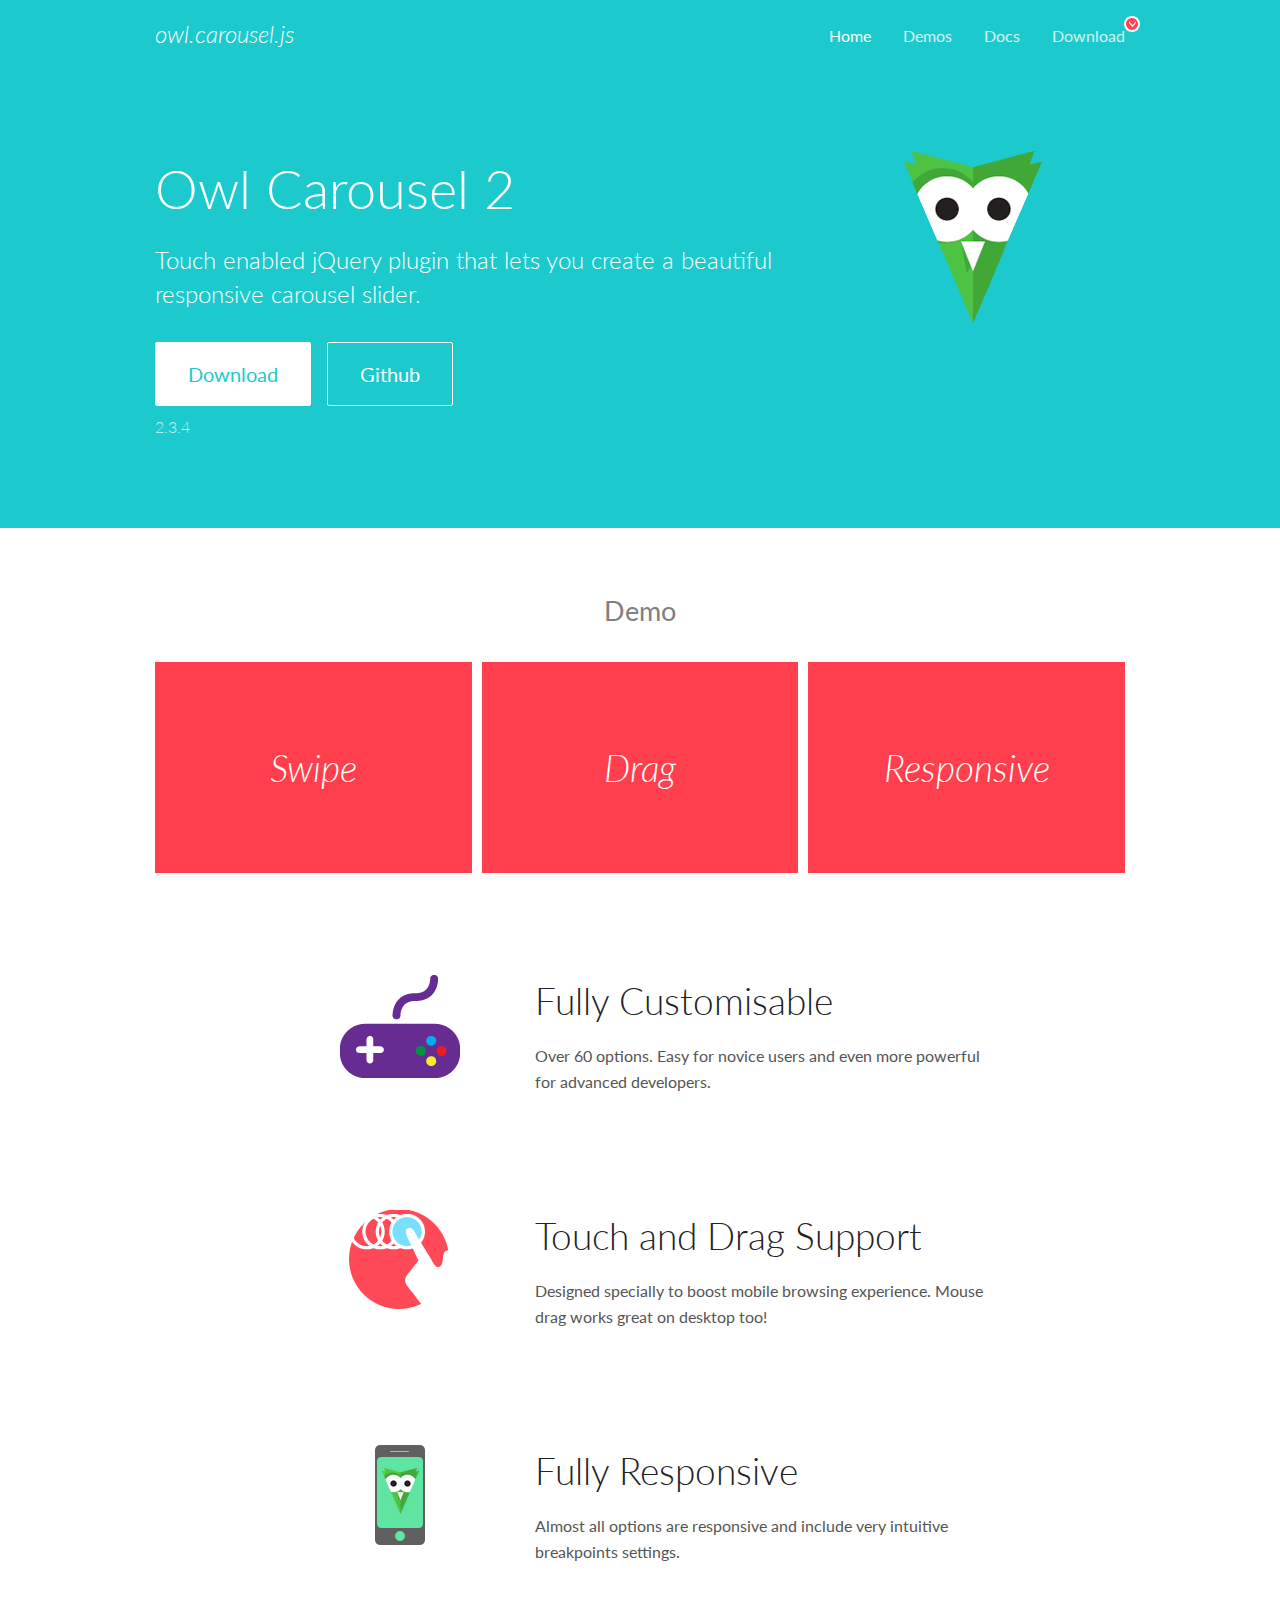
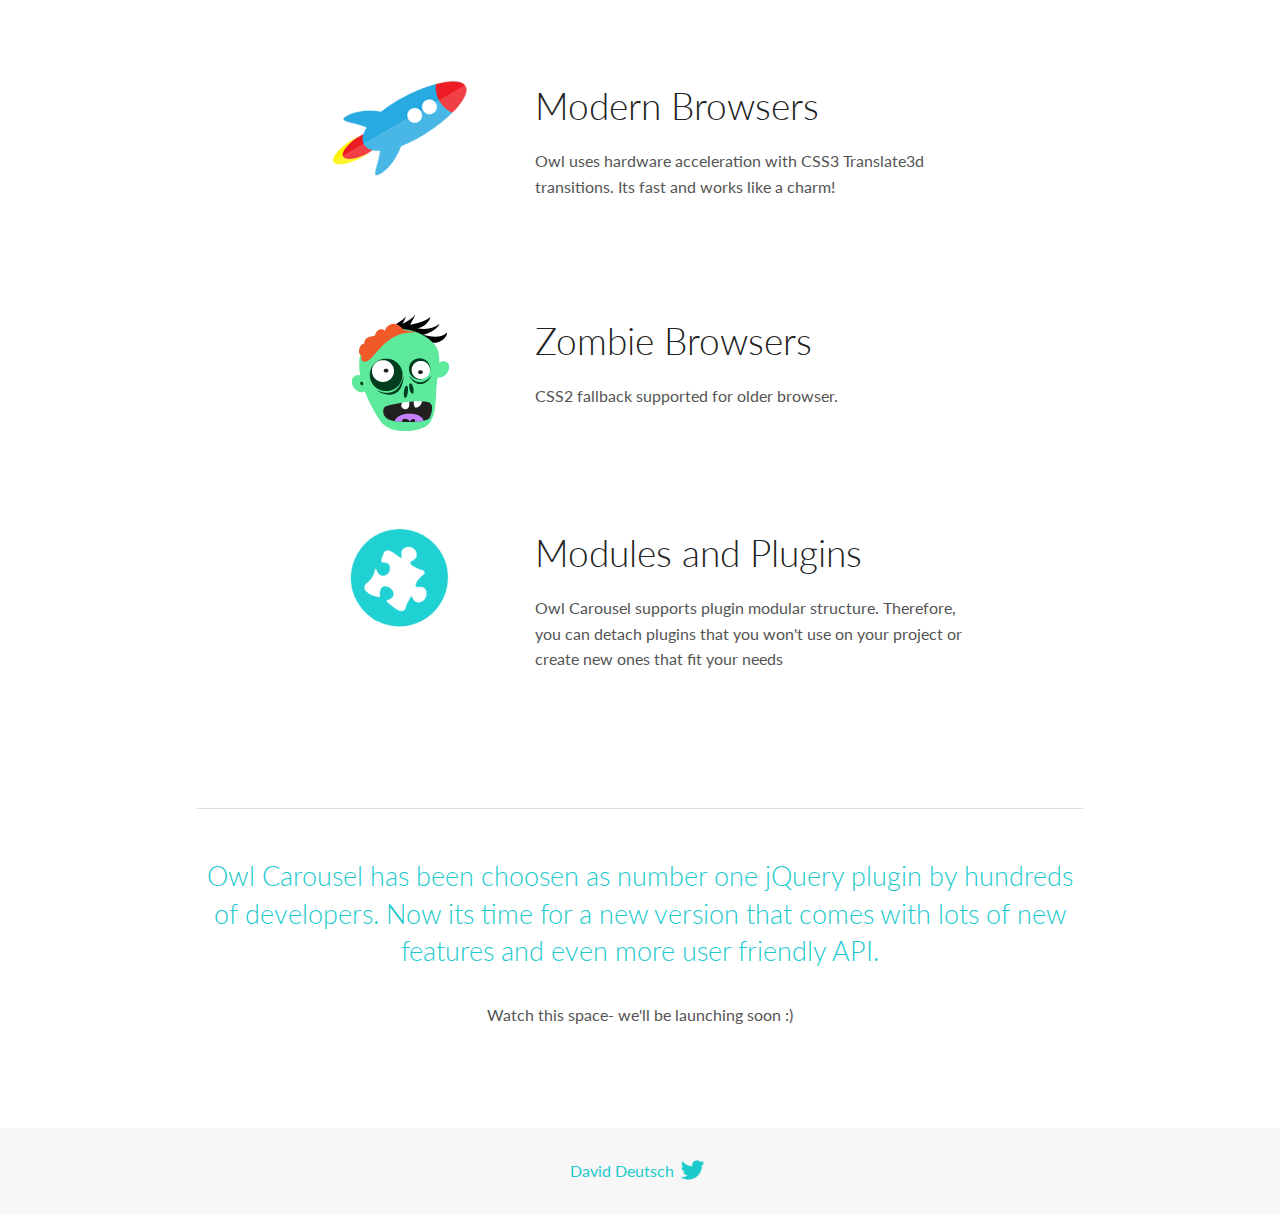
<file: assets/OwlCarousel/docs/index.html>
<!DOCTYPE html>
<html lang="en">
  <head>

    <!-- head -->
    <meta charset="utf-8">
    <meta name="msapplication-tap-highlight" content="no" />
    <meta name="viewport" content="width=device-width, initial-scale=1.0" />
    <meta name="description" content="Touch enabled jQuery plugin that lets you create beautiful responsive carousel slider.">
    <meta name="author" content="David Deutsch">
    <title>
      Home | Owl Carousel | 2.3.4
    </title>

    <!-- Stylesheets -->
    <link href='https://fonts.googleapis.com/css?family=Lato:300,400,700,400italic,300italic' rel='stylesheet' type='text/css'>
    <link rel="stylesheet" href="assets/css/docs.theme.min.css">

    <!-- Owl Stylesheets -->
    <link rel="stylesheet" href="assets/owlcarousel/assets/owl.carousel.min.css">
    <link rel="stylesheet" href="assets/owlcarousel/assets/owl.theme.default.min.css">

    <!-- HTML5 shim and Respond.js IE8 support of HTML5 elements and media queries -->

    <!--[if lt IE 9]>
      <script src="https://oss.maxcdn.com/libs/html5shiv/3.7.0/html5shiv.js"></script>
      <script src="https://oss.maxcdn.com/libs/respond.js/1.3.0/respond.min.js"></script>
    <![endif]-->

    <!-- Favicons -->
    <link rel="apple-touch-icon-precomposed" sizes="144x144" href="assets/ico/apple-touch-icon-144-precomposed.png">
    <link rel="shortcut icon" href="assets/ico/favicon.png">
    <link rel="shortcut icon" href="favicon.ico">

    <!-- Yeah i know js should not be in header. Its required for demos.-->

    <!-- javascript -->
    <script src="assets/vendors/jquery.min.js"></script>
    <script src="assets/owlcarousel/owl.carousel.js"></script>
  </head>
  <body>

    <!-- header -->
    <header class="header">
      <div class="row">
        <div class="large-12 columns">
          <div class="brand left">
            <h3>
              <a href="/OwlCarousel2/">owl.carousel.js</a> 
            </h3>
          </div>
          <a id="toggle-nav" class="right">
            <span></span> <span></span> <span></span> 
          </a> 
          <div class="nav-bar">
            <ul class="clearfix">
              <li class="active">
                <a href="/OwlCarousel2/index.html">Home</a> 
              </li>
              <li> <a href="/OwlCarousel2/demos/demos.html">Demos</a>  </li>
              <li> <a href="/OwlCarousel2/docs/started-welcome.html">Docs</a>  </li>
              <li>
                <a href="https://github.com/OwlCarousel2/OwlCarousel2/archive/2.3.4.zip">Download</a> 
                <span class="download"></span> 
              </li>
            </ul>
          </div>
        </div>
      </div>
    </header>

    <!-- home panel -->
    <section id="hero">
      <div class="row">
        <div class="large-8 medium-8 columns">
          <h1>Owl Carousel 2</h1>
          <h4>Touch enabled jQuery plugin that lets you create a beautiful responsive carousel slider.</h4>
          <a href="https://github.com/OwlCarousel2/OwlCarousel2/archive/2.3.4.zip" class="hero-button">Download</a> 
          <a href="https://github.com/OwlCarousel2/OwlCarousel2" class="hero-button outline">Github</a> 
          <p>2.3.4</p>
        </div>
        <div class="large-4 medium-4 columns">
          <img class="owl-logo" src="assets/img/owl-logo.png" alt="mr. Owl">
        </div>
      </div>
    </section>

    <!-- body -->
    <div class="home-demo">
      <div class="row">
        <div class="large-12 columns">
          <h3>Demo</h3>
          <div class="owl-carousel">
            <div class="item">
              <h2>Swipe</h2>
            </div>
            <div class="item">
              <h2>Drag</h2>
            </div>
            <div class="item">
              <h2>Responsive</h2>
            </div>
            <div class="item">
              <h2>CSS3</h2>
            </div>
            <div class="item">
              <h2>Fast</h2>
            </div>
            <div class="item">
              <h2>Easy</h2>
            </div>
            <div class="item">
              <h2>Free</h2>
            </div>
            <div class="item">
              <h2>Upgradable</h2>
            </div>
            <div class="item">
              <h2>Tons of options</h2>
            </div>
            <div class="item">
              <h2>Infinity</h2>
            </div>
            <div class="item">
              <h2>Auto Width</h2>
            </div>
          </div>
        </div>
      </div>
    </div>
    <script>
      var owl = $('.owl-carousel');
      owl.owlCarousel({
        margin: 10,
        loop: true,
        responsive: {
          0: {
            items: 1
          },
          600: {
            items: 2
          },
          1000: {
            items: 3
          }
        }
      })
    </script>

    <!-- features -->
    <div id="features">
      <div class="row">
        <div class="small-12 medium-9 small-centered columns">
          <section class="row feature">
            <div class="medium-4 small-12 columns">
              <img src="assets/img/feature-options.png" alt="">
            </div>
            <div class="medium-8 small-12 columns">
              <h2>Fully Customisable</h2>
              <p>Over 60 options. Easy for novice users and even more powerful for advanced developers.</p>
            </div>
          </section>
          <section class="row feature">
            <div class="medium-4 small-12 columns">
              <img src="assets/img/feature-drag.png" alt="">
            </div>
            <div class="medium-8 small-12 columns">
              <h2>Touch and Drag Support</h2>
              <p>Designed specially to boost mobile browsing experience. Mouse drag works great on desktop too!</p>
            </div>
          </section>
          <section class="row feature">
            <div class="medium-4 small-12 columns">
              <img src="assets/img/feature-responsive.png" alt="">
            </div>
            <div class="medium-8 small-12 columns">
              <h2>Fully Responsive</h2>
              <p>Almost all options are responsive and include very intuitive breakpoints settings.</p>
            </div>
          </section>
          <section class="row feature">
            <div class="medium-4 small-12 columns">
              <img src="assets/img/feature-modern.png" alt="">
            </div>
            <div class="medium-8 small-12 columns">
              <h2>Modern Browsers</h2>
              <p>Owl uses hardware acceleration with CSS3 Translate3d transitions. Its fast and works like a charm! </p>
            </div>
          </section>
          <section class="row feature">
            <div class="medium-4 small-12 columns">
              <img src="assets/img/feature-zombie.png" alt="">
            </div>
            <div class="medium-8 small-12 columns">
              <h2>Zombie Browsers</h2>
              <p>CSS2 fallback supported for older browser.</p>
            </div>
          </section>
          <section class="row feature">
            <div class="medium-4 small-12 columns">
              <img src="assets/img/feature-module.png" alt="">
            </div>
            <div class="medium-8 small-12 columns">
              <h2>Modules and Plugins</h2>
              <p>Owl Carousel supports plugin modular structure. Therefore, you can detach plugins that you won&#x27;t use on your project or create new ones that fit your needs</p>
            </div>
          </section>
        </div>
      </div>
    </div>

    <!-- footer -->
    <section id="teaser-text">
      <div class="row">
        <div class="small-12 medium-11 small-centered columns">
          <hr>
          <h3 id="owl-carousel-has-been-choosen-as-number-one-jquery-plugin-by-hundreds-of-developers-now-its-time-for-a-new-version-that-comes-with-lots-of-new-features-and-even-more-user-friendly-api-">Owl Carousel has been choosen as number one jQuery plugin by hundreds of developers. Now its time for a new version that comes with lots of new features and even more user friendly API.</h3>
          <p>Watch this space- we&#39;ll be launching soon :)</p>
        </div>
      </div>
    </section>

    <!-- footer -->
    <footer class="footer">
      <div class="row">
        <div class="large-12 columns">
          <h5>
            <a href="/OwlCarousel2/docs/support-contact.html">David Deutsch</a> 
            <a id="custom-tweet-button" href="https://twitter.com/share?url=https://github.com/OwlCarousel2/OwlCarousel2&text=Owl Carousel - This is so awesome! " target="_blank"></a> 
          </h5>
        </div>
      </div>
    </footer>

    <!-- vendors -->
    <script src="assets/vendors/highlight.js"></script>
    <script src="assets/js/app.js"></script>
  </body>
</html>
</file>
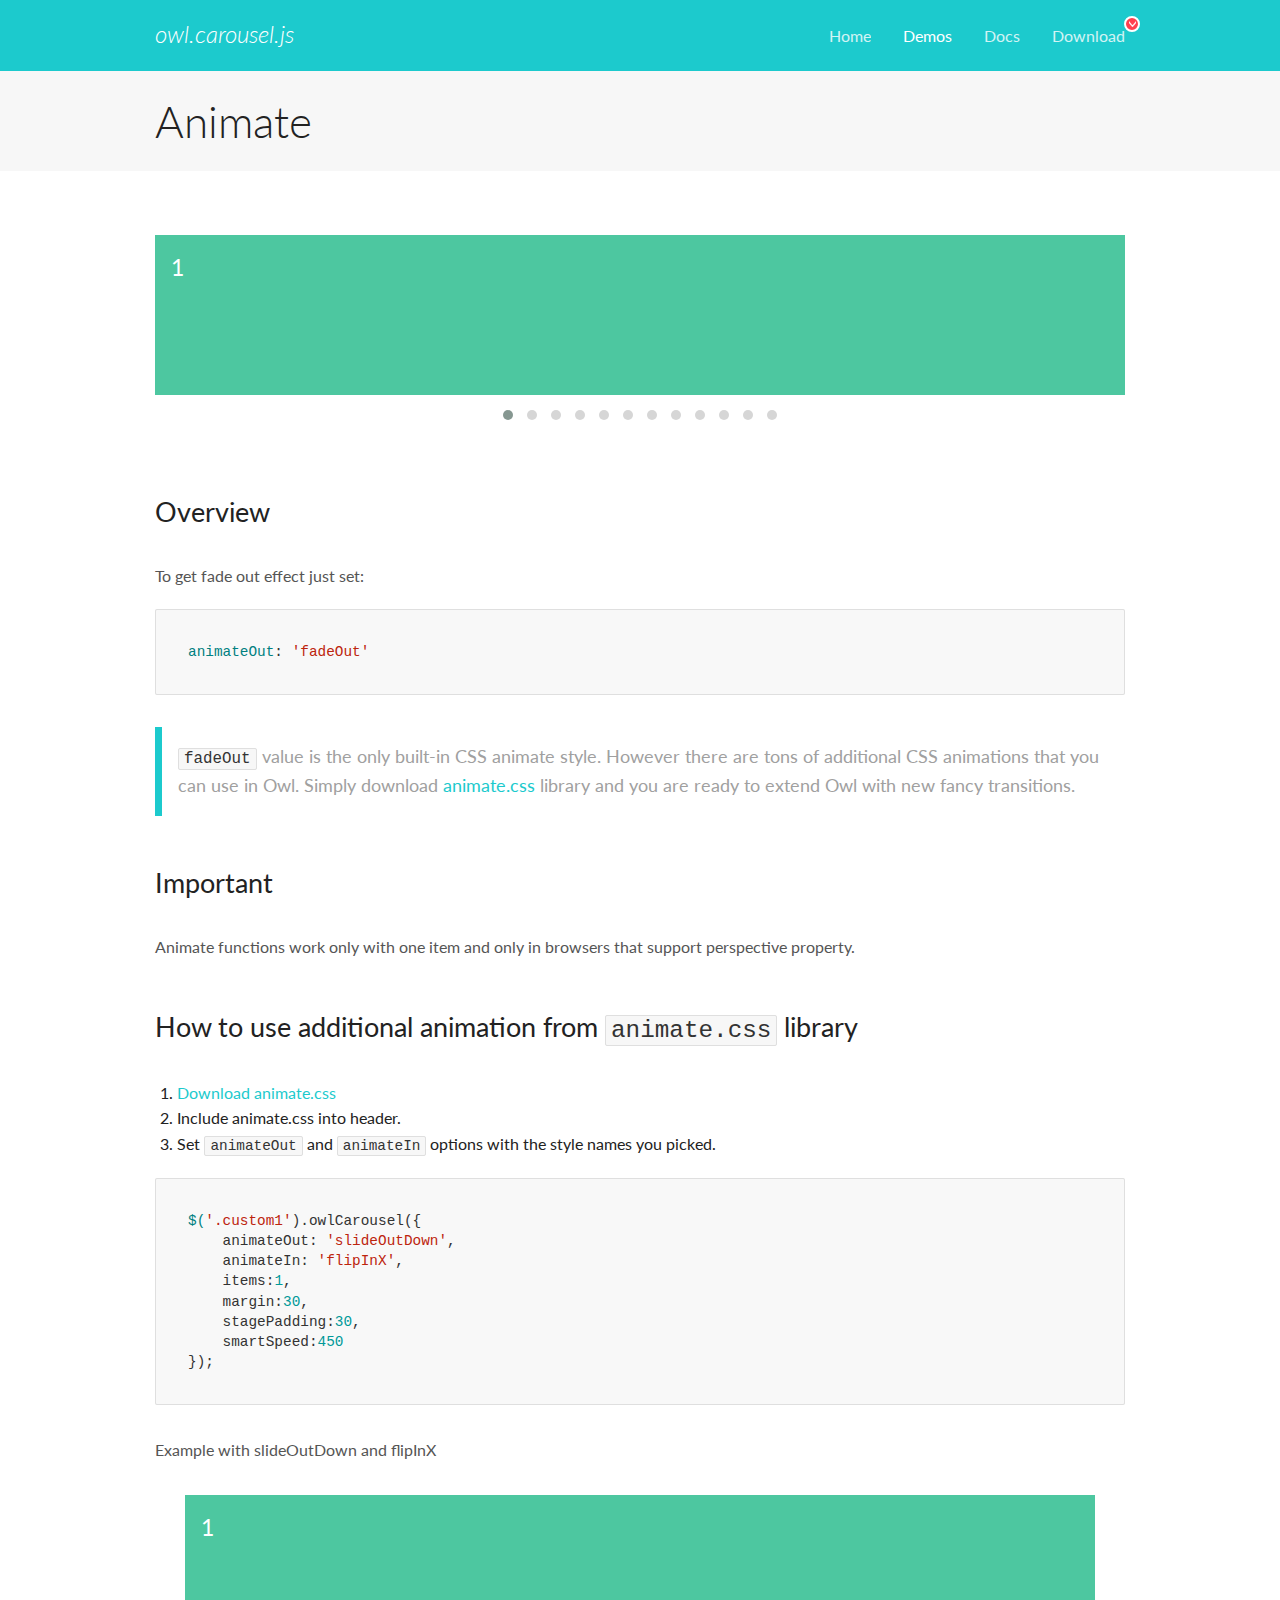
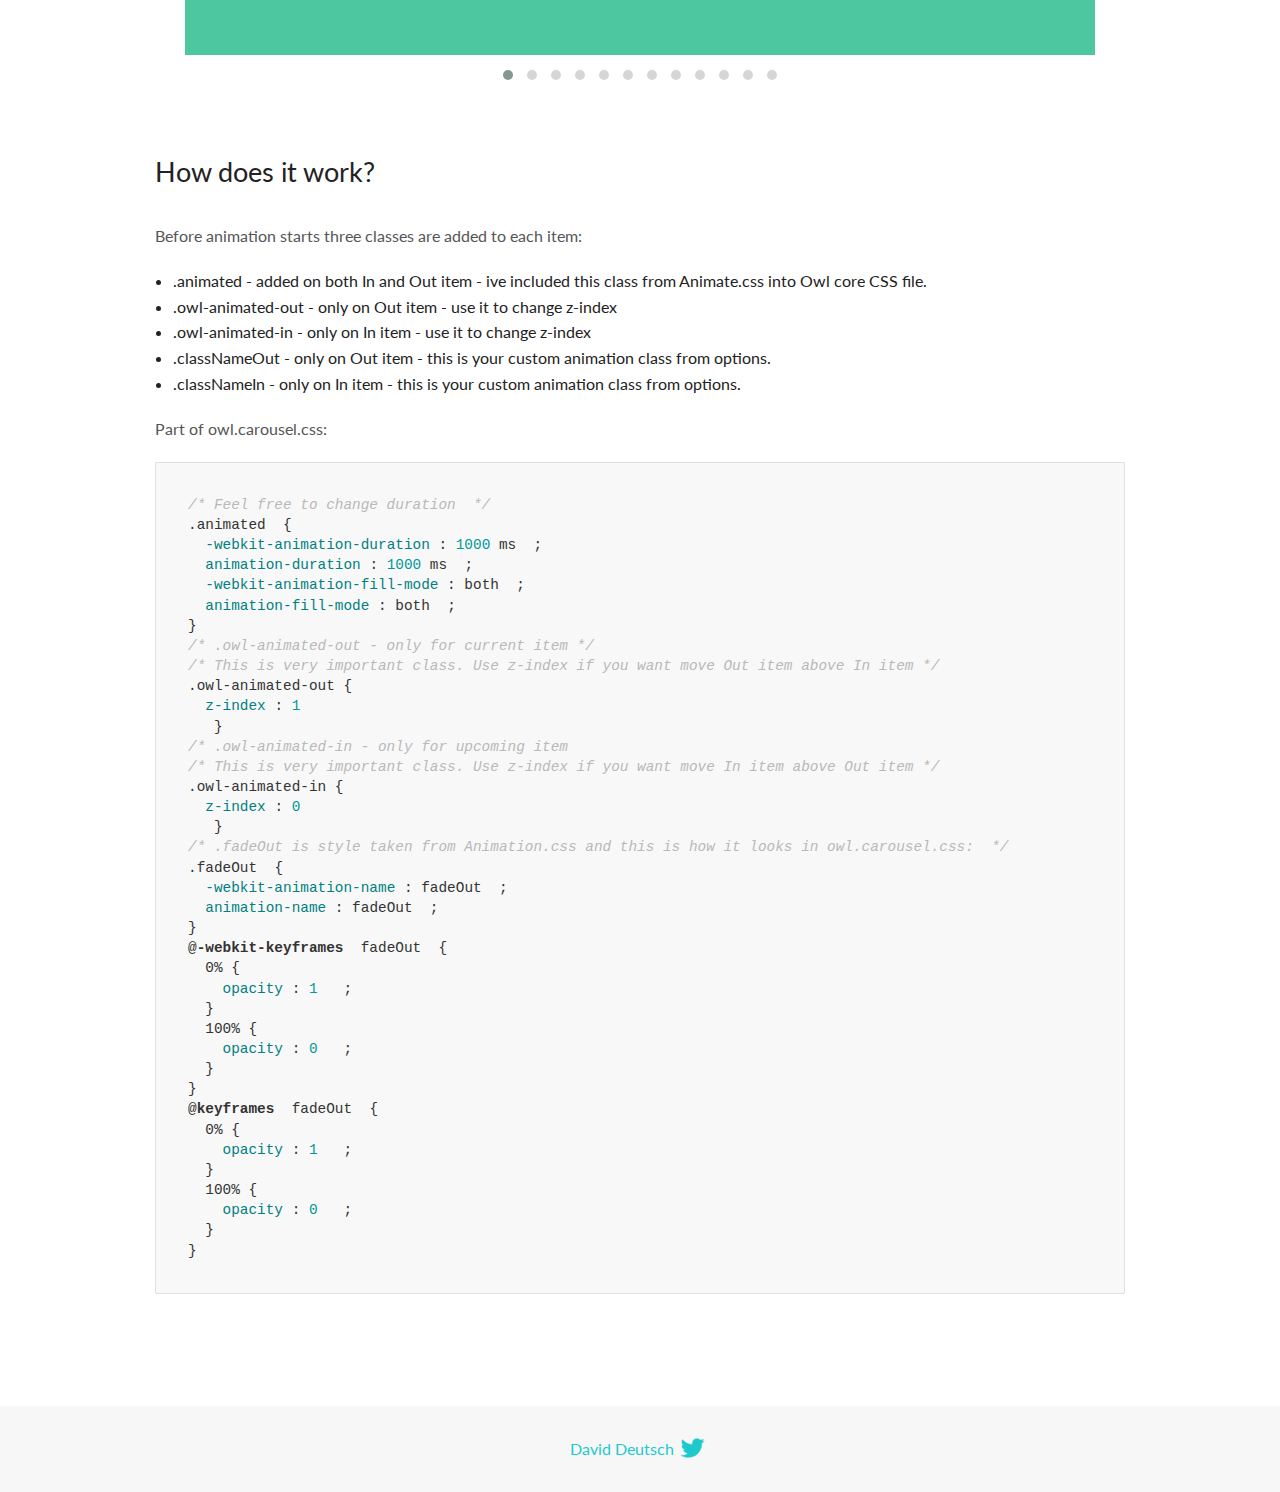
<file: assets/OwlCarousel/docs/demos/animate.html>
<!DOCTYPE html>
<html lang="en">
  <head>

    <!-- head -->
    <meta charset="utf-8">
    <meta name="msapplication-tap-highlight" content="no" />
    <meta name="viewport" content="width=device-width, initial-scale=1.0" />
    <meta name="description" content="Animate carousel">
    <meta name="author" content="David Deutsch">
    <title>
      Animate Demo | Owl Carousel | 2.3.4
    </title>

    <!-- Stylesheets -->
    <link href='https://fonts.googleapis.com/css?family=Lato:300,400,700,400italic,300italic' rel='stylesheet' type='text/css'>
    <link rel="stylesheet" href="../assets/css/docs.theme.min.css">

    <!-- Owl Stylesheets -->
    <link rel="stylesheet" href="../assets/owlcarousel/assets/owl.carousel.min.css">
    <link rel="stylesheet" href="../assets/owlcarousel/assets/owl.theme.default.min.css">

    <!-- HTML5 shim and Respond.js IE8 support of HTML5 elements and media queries -->

    <!--[if lt IE 9]>
      <script src="https://oss.maxcdn.com/libs/html5shiv/3.7.0/html5shiv.js"></script>
      <script src="https://oss.maxcdn.com/libs/respond.js/1.3.0/respond.min.js"></script>
    <![endif]-->

    <!-- Favicons -->
    <link rel="apple-touch-icon-precomposed" sizes="144x144" href="../assets/ico/apple-touch-icon-144-precomposed.png">
    <link rel="shortcut icon" href="../assets/ico/favicon.png">
    <link rel="shortcut icon" href="favicon.ico">

    <!-- Yeah i know js should not be in header. Its required for demos.-->

    <!-- javascript -->
    <script src="../assets/vendors/jquery.min.js"></script>
    <script src="../assets/owlcarousel/owl.carousel.js"></script>
  </head>
  <body>

    <!-- header -->
    <header class="header">
      <div class="row">
        <div class="large-12 columns">
          <div class="brand left">
            <h3>
              <a href="/OwlCarousel2/">owl.carousel.js</a> 
            </h3>
          </div>
          <a id="toggle-nav" class="right">
            <span></span> <span></span> <span></span> 
          </a> 
          <div class="nav-bar">
            <ul class="clearfix">
              <li> <a href="/OwlCarousel2/index.html">Home</a>  </li>
              <li class="active">
                <a href="/OwlCarousel2/demos/demos.html">Demos</a> 
              </li>
              <li> <a href="/OwlCarousel2/docs/started-welcome.html">Docs</a>  </li>
              <li>
                <a href="https://github.com/OwlCarousel2/OwlCarousel2/archive/2.3.4.zip">Download</a> 
                <span class="download"></span> 
              </li>
            </ul>
          </div>
        </div>
      </div>
    </header>

    <!-- title -->
    <section class="title">
      <div class="row">
        <div class="large-12 columns">
          <h1>Animate</h1>
        </div>
      </div>
    </section>

    <!--  Demos -->
    <section id="demos">
      <div class="row">
        <div class="large-12 columns">
          <div class="fadeOut owl-carousel owl-theme">
            <div class="item">
              <h4>1</h4>
            </div>
            <div class="item">
              <h4>2</h4>
            </div>
            <div class="item">
              <h4>3</h4>
            </div>
            <div class="item">
              <h4>4</h4>
            </div>
            <div class="item">
              <h4>5</h4>
            </div>
            <div class="item">
              <h4>6</h4>
            </div>
            <div class="item">
              <h4>7</h4>
            </div>
            <div class="item">
              <h4>8</h4>
            </div>
            <div class="item">
              <h4>9</h4>
            </div>
            <div class="item">
              <h4>10</h4>
            </div>
            <div class="item">
              <h4>11</h4>
            </div>
            <div class="item">
              <h4>12</h4>
            </div>
          </div>
          <h3 id="overview">Overview</h3>
          <p>To get fade out effect just set:</p>
          <pre><code>animateOut: &#39;fadeOut&#39;</code></pre>
          <blockquote>
            <p><code>fadeOut</code> value is the only built-in CSS animate style. However there are tons of additional CSS animations that you can use in Owl. Simply download
              <a href="https://daneden.github.io/animate.css/">animate.css</a>  library and you are ready to extend Owl with new fancy transitions.</p>
          </blockquote>
          <h3 id="important">Important</h3>
          <p>Animate functions work only with one item and only in browsers that support perspective property.</p>
          <h3 id="how-to-use-additional-animation-from-animate-css-library">How to use additional animation from <code>animate.css</code> library</h3>
          <ol>
            <li> <a href="https://daneden.github.io/animate.css/">Download animate.css</a>  </li>
            <li>Include animate.css into header.</li>
            <li>Set <code>animateOut</code> and <code>animateIn</code> options with the style names you picked.</li>
          </ol>
          <pre><code>$(&#39;.custom1&#39;).owlCarousel({
    animateOut: &#39;slideOutDown&#39;,
    animateIn: &#39;flipInX&#39;,
    items:1,
    margin:30,
    stagePadding:30,
    smartSpeed:450
});</code></pre>
          <p>Example with slideOutDown and flipInX</p>
          <div class="custom1 owl-carousel owl-theme">
            <div class="item">
              <h4>1</h4>
            </div>
            <div class="item">
              <h4>2</h4>
            </div>
            <div class="item">
              <h4>3</h4>
            </div>
            <div class="item">
              <h4>4</h4>
            </div>
            <div class="item">
              <h4>5</h4>
            </div>
            <div class="item">
              <h4>6</h4>
            </div>
            <div class="item">
              <h4>7</h4>
            </div>
            <div class="item">
              <h4>8</h4>
            </div>
            <div class="item">
              <h4>9</h4>
            </div>
            <div class="item">
              <h4>10</h4>
            </div>
            <div class="item">
              <h4>11</h4>
            </div>
            <div class="item">
              <h4>12</h4>
            </div>
          </div>
          <h3 id="how-does-it-work-">How does it work?</h3>
          <p>Before animation starts three classes are added to each item:</p>
          <ul>
            <li>.animated - added on both In and Out item - ive included this class from Animate.css into Owl core CSS file.</li>
            <li>.owl-animated-out - only on Out item - use it to change z-index</li>
            <li>.owl-animated-in - only on In item - use it to change z-index</li>
            <li>.classNameOut - only on Out item - this is your custom animation class from options.</li>
            <li>.classNameIn - only on In item - this is your custom animation class from options.</li>
          </ul>
          <p>Part of owl.carousel.css:</p>
          <pre><code class="language-css"><span class="comment">/* Feel free to change duration  */</span> 
<span class="class">.animated</span>  <span class="rules">{
  <span class="rule"><span class="attribute">-webkit-animation-duration</span> :<span class="value"> <span class="number">1000</span> ms</span> </span> ;
  <span class="rule"><span class="attribute">animation-duration</span> :<span class="value"> <span class="number">1000</span> ms</span> </span> ;
  <span class="rule"><span class="attribute">-webkit-animation-fill-mode</span> :<span class="value"> both</span> </span> ;
  <span class="rule"><span class="attribute">animation-fill-mode</span> :<span class="value"> both</span> </span> ;
<span class="rule">}</span> </span> 
<span class="comment">/* .owl-animated-out - only for current item */</span> 
<span class="comment">/* This is very important class. Use z-index if you want move Out item above In item */</span> 
<span class="class">.owl-animated-out</span> <span class="rules">{
  <span class="rule"><span class="attribute">z-index</span> :<span class="value"> <span class="number">1</span> 
</span> </span> </span> }
<span class="comment">/* .owl-animated-in - only for upcoming item
/* This is very important class. Use z-index if you want move In item above Out item */</span> 
<span class="class">.owl-animated-in</span> <span class="rules">{
  <span class="rule"><span class="attribute">z-index</span> :<span class="value"> <span class="number">0</span> 
</span> </span> </span> }
<span class="comment">/* .fadeOut is style taken from Animation.css and this is how it looks in owl.carousel.css:  */</span> 
<span class="class">.fadeOut</span>  <span class="rules">{
  <span class="rule"><span class="attribute">-webkit-animation-name</span> :<span class="value"> fadeOut</span> </span> ;
  <span class="rule"><span class="attribute">animation-name</span> :<span class="value"> fadeOut</span> </span> ;
<span class="rule">}</span> </span> 
<span class="at_rule">@<span class="keyword">-webkit-keyframes</span>  fadeOut </span> {
  0% <span class="rules">{
    <span class="rule"><span class="attribute">opacity</span> :<span class="value"> <span class="number">1</span> </span> </span> ;
  <span class="rule">}</span> </span> 
  100% <span class="rules">{
    <span class="rule"><span class="attribute">opacity</span> :<span class="value"> <span class="number">0</span> </span> </span> ;
  <span class="rule">}</span> </span> 
}
<span class="at_rule">@<span class="keyword">keyframes</span>  fadeOut </span> {
  0% <span class="rules">{
    <span class="rule"><span class="attribute">opacity</span> :<span class="value"> <span class="number">1</span> </span> </span> ;
  <span class="rule">}</span> </span> 
  100% <span class="rules">{
    <span class="rule"><span class="attribute">opacity</span> :<span class="value"> <span class="number">0</span> </span> </span> ;
  <span class="rule">}</span> </span> 
}</code></pre>
          <link rel="stylesheet" href="../assets/css/animate.css">
          <script>
            jQuery(document).ready(function($) {
              $('.fadeOut').owlCarousel({
                items: 1,
                animateOut: 'fadeOut',
                loop: true,
                margin: 10,
              });
              $('.custom1').owlCarousel({
                animateOut: 'slideOutDown',
                animateIn: 'flipInX',
                items: 1,
                margin: 30,
                stagePadding: 30,
                smartSpeed: 450
              });
            });
          </script>
        </div>
      </div>
    </section>

    <!-- footer -->
    <footer class="footer">
      <div class="row">
        <div class="large-12 columns">
          <h5>
            <a href="/OwlCarousel2/docs/support-contact.html">David Deutsch</a> 
            <a id="custom-tweet-button" href="https://twitter.com/share?url=https://github.com/OwlCarousel2/OwlCarousel2&text=Owl Carousel - This is so awesome! " target="_blank"></a> 
          </h5>
        </div>
      </div>
    </footer>

    <!-- vendors -->
    <script src="../assets/vendors/highlight.js"></script>
    <script src="../assets/js/app.js"></script>
  </body>
</html>
</file>
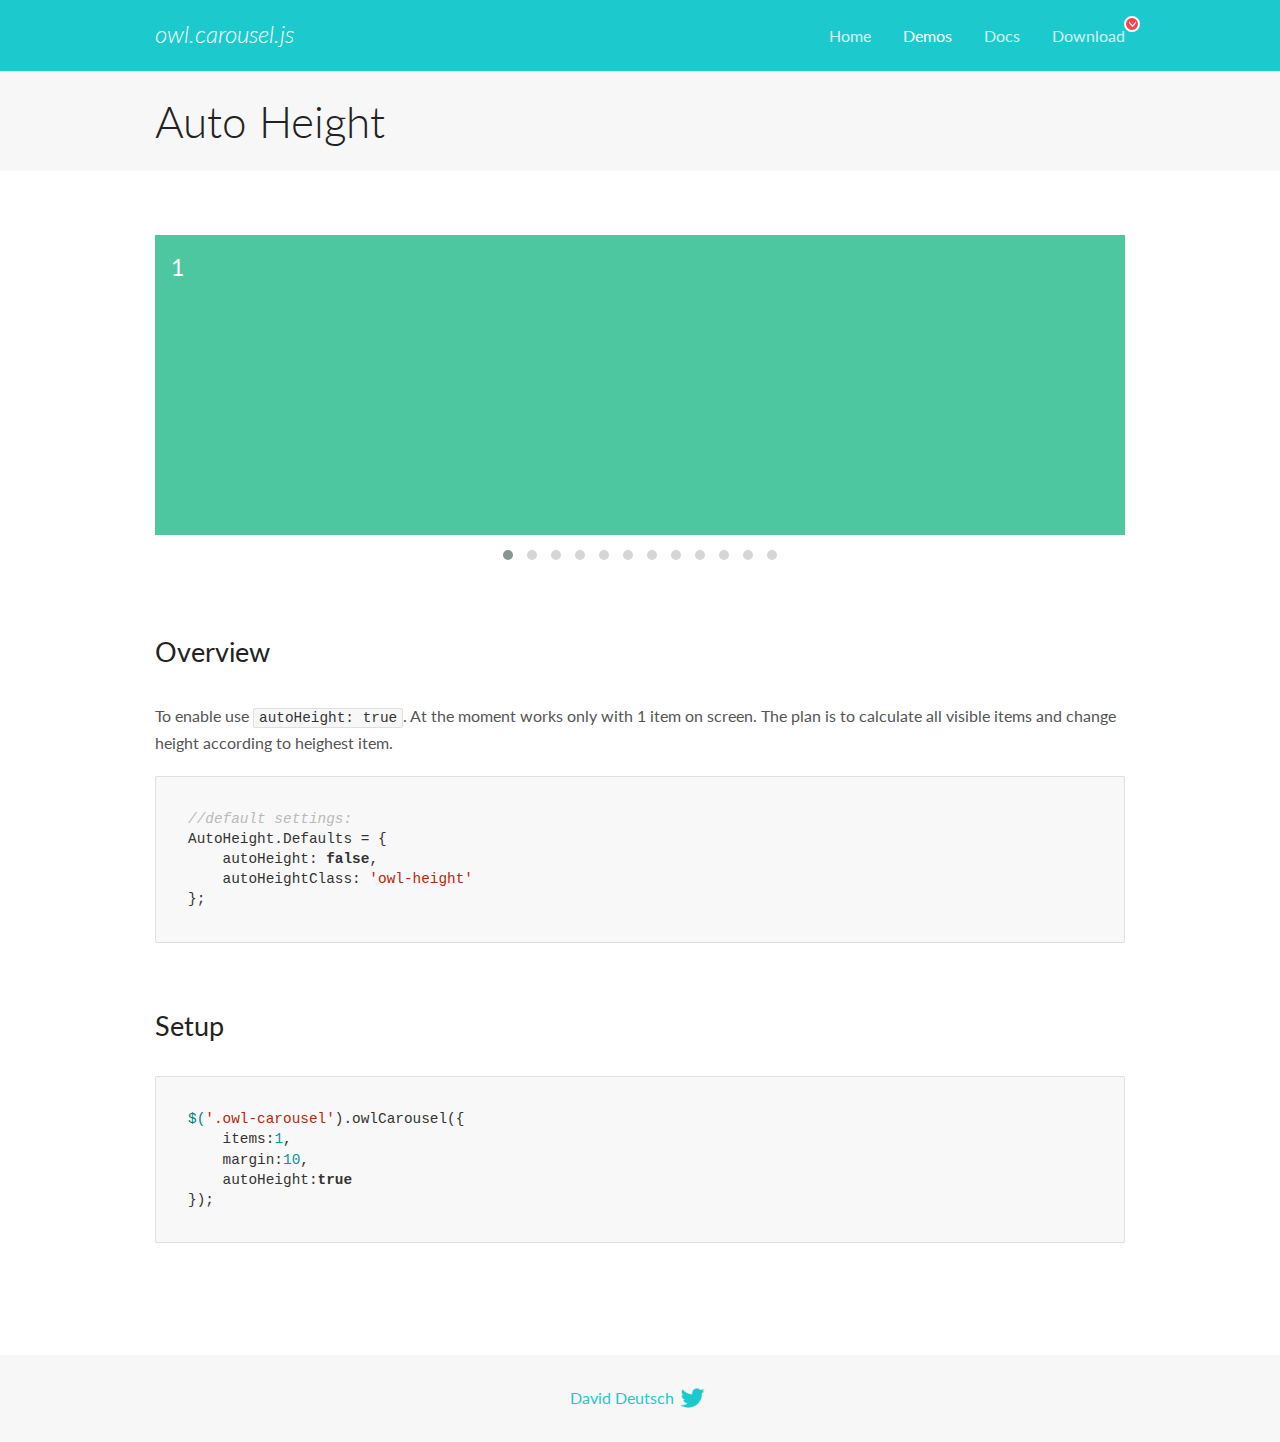
<file: assets/OwlCarousel/docs/demos/autoheight.html>
<!DOCTYPE html>
<html lang="en">
  <head>

    <!-- head -->
    <meta charset="utf-8">
    <meta name="msapplication-tap-highlight" content="no" />
    <meta name="viewport" content="width=device-width, initial-scale=1.0" />
    <meta name="description" content="autoHeight usage demo">
    <meta name="author" content="David Deutsch">
    <title>
      Auto Height Demo | Owl Carousel | 2.3.4
    </title>

    <!-- Stylesheets -->
    <link href='https://fonts.googleapis.com/css?family=Lato:300,400,700,400italic,300italic' rel='stylesheet' type='text/css'>
    <link rel="stylesheet" href="../assets/css/docs.theme.min.css">

    <!-- Owl Stylesheets -->
    <link rel="stylesheet" href="../assets/owlcarousel/assets/owl.carousel.min.css">
    <link rel="stylesheet" href="../assets/owlcarousel/assets/owl.theme.default.min.css">

    <!-- HTML5 shim and Respond.js IE8 support of HTML5 elements and media queries -->

    <!--[if lt IE 9]>
      <script src="https://oss.maxcdn.com/libs/html5shiv/3.7.0/html5shiv.js"></script>
      <script src="https://oss.maxcdn.com/libs/respond.js/1.3.0/respond.min.js"></script>
    <![endif]-->

    <!-- Favicons -->
    <link rel="apple-touch-icon-precomposed" sizes="144x144" href="../assets/ico/apple-touch-icon-144-precomposed.png">
    <link rel="shortcut icon" href="../assets/ico/favicon.png">
    <link rel="shortcut icon" href="favicon.ico">

    <!-- Yeah i know js should not be in header. Its required for demos.-->

    <!-- javascript -->
    <script src="../assets/vendors/jquery.min.js"></script>
    <script src="../assets/owlcarousel/owl.carousel.js"></script>
  </head>
  <body>

    <!-- header -->
    <header class="header">
      <div class="row">
        <div class="large-12 columns">
          <div class="brand left">
            <h3>
              <a href="/OwlCarousel2/">owl.carousel.js</a> 
            </h3>
          </div>
          <a id="toggle-nav" class="right">
            <span></span> <span></span> <span></span> 
          </a> 
          <div class="nav-bar">
            <ul class="clearfix">
              <li> <a href="/OwlCarousel2/index.html">Home</a>  </li>
              <li class="active">
                <a href="/OwlCarousel2/demos/demos.html">Demos</a> 
              </li>
              <li> <a href="/OwlCarousel2/docs/started-welcome.html">Docs</a>  </li>
              <li>
                <a href="https://github.com/OwlCarousel2/OwlCarousel2/archive/2.3.4.zip">Download</a> 
                <span class="download"></span> 
              </li>
            </ul>
          </div>
        </div>
      </div>
    </header>

    <!-- title -->
    <section class="title">
      <div class="row">
        <div class="large-12 columns">
          <h1>Auto Height</h1>
        </div>
      </div>
    </section>

    <!--  Demos -->
    <section id="demos">
      <div class="row">
        <div class="large-12 columns">
          <div class="owl-carousel owl-theme">
            <div class="item" style="height:300px">
              <h4>1</h4>
            </div>
            <div class="item" style="height:100px">
              <h4>2</h4>
            </div>
            <div class="item" style="height:500px">
              <h4>3</h4>
            </div>
            <div class="item" style="height:250px">
              <h4>4</h4>
            </div>
            <div class="item" style="height:400px">
              <h4>5</h4>
            </div>
            <div class="item" style="height:500px">
              <h4>6</h4>
            </div>
            <div class="item" style="height:600px">
              <h4>7</h4>
            </div>
            <div class="item" style="height:400px">
              <h4>8</h4>
            </div>
            <div class="item" style="height:300px">
              <h4>9</h4>
            </div>
            <div class="item" style="height:350px">
              <h4>10</h4>
            </div>
            <div class="item" style="height:200px">
              <h4>11</h4>
            </div>
            <div class="item" style="height:150px">
              <h4>12</h4>
            </div>
          </div>
          <h3 id="overview">Overview</h3>
          <p>To enable use <code>autoHeight: true</code>. At the moment works only with 1 item on screen. The plan is to calculate all visible items and change height according to heighest item.</p>
          <pre><code>//default settings:
AutoHeight.Defaults = {
    autoHeight: false,
    autoHeightClass: &#39;owl-height&#39;
};</code></pre>
          <h3 id="setup">Setup</h3>
          <pre><code>$(&#39;.owl-carousel&#39;).owlCarousel({
    items:1,
    margin:10,
    autoHeight:true
});</code></pre>
          <script>
            $(document).ready(function() {
              $('.owl-carousel').owlCarousel({
                items: 1,
                margin: 10,
                autoHeight: true
              });
            })
          </script>
        </div>
      </div>
    </section>

    <!-- footer -->
    <footer class="footer">
      <div class="row">
        <div class="large-12 columns">
          <h5>
            <a href="/OwlCarousel2/docs/support-contact.html">David Deutsch</a> 
            <a id="custom-tweet-button" href="https://twitter.com/share?url=https://github.com/OwlCarousel2/OwlCarousel2&text=Owl Carousel - This is so awesome! " target="_blank"></a> 
          </h5>
        </div>
      </div>
    </footer>

    <!-- vendors -->
    <script src="../assets/vendors/highlight.js"></script>
    <script src="../assets/js/app.js"></script>
  </body>
</html>
</file>
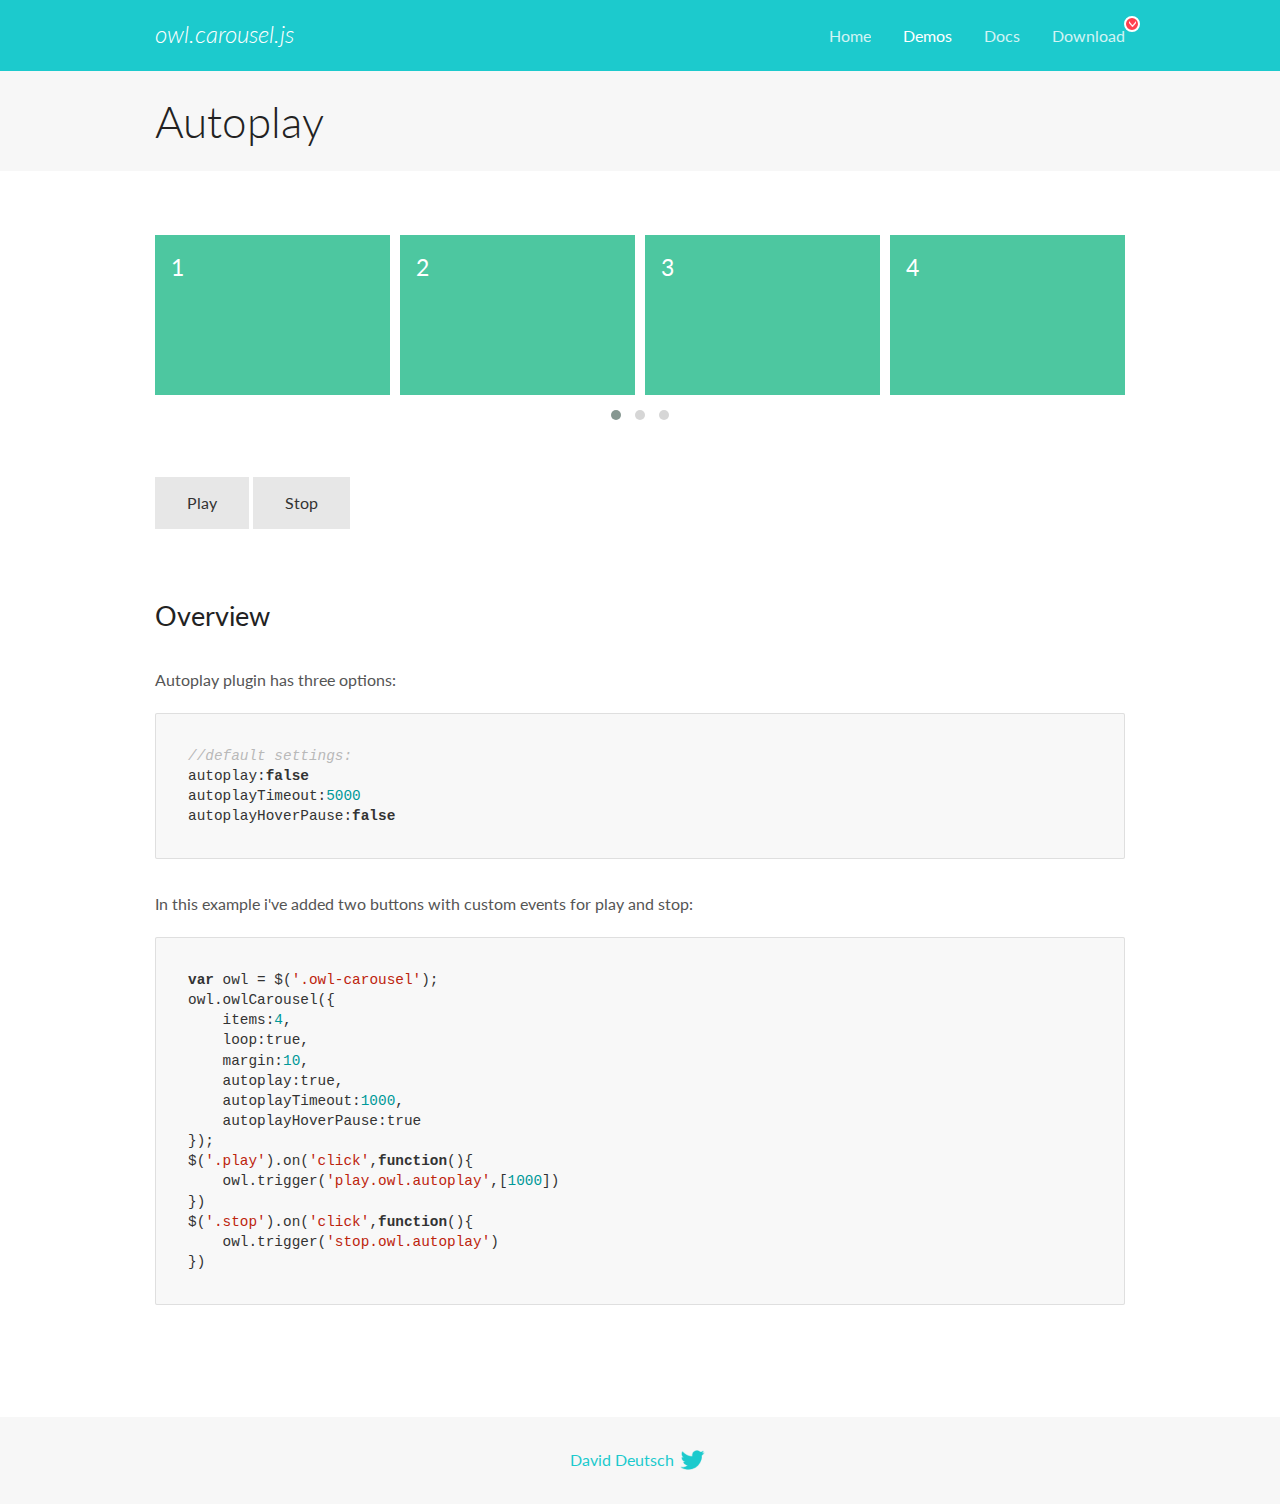
<file: assets/OwlCarousel/docs/demos/autoplay.html>
<!DOCTYPE html>
<html lang="en">
  <head>

    <!-- head -->
    <meta charset="utf-8">
    <meta name="msapplication-tap-highlight" content="no" />
    <meta name="viewport" content="width=device-width, initial-scale=1.0" />
    <meta name="description" content="Autoplay usage demo">
    <meta name="author" content="David Deutsch">
    <title>
      Autoplay Demo | Owl Carousel | 2.3.4
    </title>

    <!-- Stylesheets -->
    <link href='https://fonts.googleapis.com/css?family=Lato:300,400,700,400italic,300italic' rel='stylesheet' type='text/css'>
    <link rel="stylesheet" href="../assets/css/docs.theme.min.css">

    <!-- Owl Stylesheets -->
    <link rel="stylesheet" href="../assets/owlcarousel/assets/owl.carousel.min.css">
    <link rel="stylesheet" href="../assets/owlcarousel/assets/owl.theme.default.min.css">

    <!-- HTML5 shim and Respond.js IE8 support of HTML5 elements and media queries -->

    <!--[if lt IE 9]>
      <script src="https://oss.maxcdn.com/libs/html5shiv/3.7.0/html5shiv.js"></script>
      <script src="https://oss.maxcdn.com/libs/respond.js/1.3.0/respond.min.js"></script>
    <![endif]-->

    <!-- Favicons -->
    <link rel="apple-touch-icon-precomposed" sizes="144x144" href="../assets/ico/apple-touch-icon-144-precomposed.png">
    <link rel="shortcut icon" href="../assets/ico/favicon.png">
    <link rel="shortcut icon" href="favicon.ico">

    <!-- Yeah i know js should not be in header. Its required for demos.-->

    <!-- javascript -->
    <script src="../assets/vendors/jquery.min.js"></script>
    <script src="../assets/owlcarousel/owl.carousel.js"></script>
  </head>
  <body>

    <!-- header -->
    <header class="header">
      <div class="row">
        <div class="large-12 columns">
          <div class="brand left">
            <h3>
              <a href="/OwlCarousel2/">owl.carousel.js</a> 
            </h3>
          </div>
          <a id="toggle-nav" class="right">
            <span></span> <span></span> <span></span> 
          </a> 
          <div class="nav-bar">
            <ul class="clearfix">
              <li> <a href="/OwlCarousel2/index.html">Home</a>  </li>
              <li class="active">
                <a href="/OwlCarousel2/demos/demos.html">Demos</a> 
              </li>
              <li> <a href="/OwlCarousel2/docs/started-welcome.html">Docs</a>  </li>
              <li>
                <a href="https://github.com/OwlCarousel2/OwlCarousel2/archive/2.3.4.zip">Download</a> 
                <span class="download"></span> 
              </li>
            </ul>
          </div>
        </div>
      </div>
    </header>

    <!-- title -->
    <section class="title">
      <div class="row">
        <div class="large-12 columns">
          <h1>Autoplay</h1>
        </div>
      </div>
    </section>

    <!--  Demos -->
    <section id="demos">
      <div class="row">
        <div class="large-12 columns">
          <div class="owl-carousel owl-theme">
            <div class="item">
              <h4>1</h4>
            </div>
            <div class="item">
              <h4>2</h4>
            </div>
            <div class="item">
              <h4>3</h4>
            </div>
            <div class="item">
              <h4>4</h4>
            </div>
            <div class="item">
              <h4>5</h4>
            </div>
            <div class="item">
              <h4>6</h4>
            </div>
            <div class="item">
              <h4>7</h4>
            </div>
            <div class="item">
              <h4>8</h4>
            </div>
            <div class="item">
              <h4>9</h4>
            </div>
            <div class="item">
              <h4>10</h4>
            </div>
            <div class="item">
              <h4>11</h4>
            </div>
            <div class="item">
              <h4>12</h4>
            </div>
          </div>
          <a class="button secondary play">Play</a> 
          <a class="button secondary stop">Stop</a> 
          <h3 id="overview">Overview</h3>
          <p>Autoplay plugin has three options:</p>
          <pre><code>//default settings:
autoplay:false
autoplayTimeout:5000
autoplayHoverPause:false</code></pre>
          <p>In this example i&#39;ve added two buttons with custom events for play and stop:</p>
          <pre><code>var owl = $(&#39;.owl-carousel&#39;);
owl.owlCarousel({
    items:4,
    loop:true,
    margin:10,
    autoplay:true,
    autoplayTimeout:1000,
    autoplayHoverPause:true
});
$(&#39;.play&#39;).on(&#39;click&#39;,function(){
    owl.trigger(&#39;play.owl.autoplay&#39;,[1000])
})
$(&#39;.stop&#39;).on(&#39;click&#39;,function(){
    owl.trigger(&#39;stop.owl.autoplay&#39;)
})</code></pre>
          <script>
            $(document).ready(function() {
              var owl = $('.owl-carousel');
              owl.owlCarousel({
                items: 4,
                loop: true,
                margin: 10,
                autoplay: true,
                autoplayTimeout: 1000,
                autoplayHoverPause: true
              });
              $('.play').on('click', function() {
                owl.trigger('play.owl.autoplay', [1000])
              })
              $('.stop').on('click', function() {
                owl.trigger('stop.owl.autoplay')
              })
            })
          </script>
        </div>
      </div>
    </section>

    <!-- footer -->
    <footer class="footer">
      <div class="row">
        <div class="large-12 columns">
          <h5>
            <a href="/OwlCarousel2/docs/support-contact.html">David Deutsch</a> 
            <a id="custom-tweet-button" href="https://twitter.com/share?url=https://github.com/OwlCarousel2/OwlCarousel2&text=Owl Carousel - This is so awesome! " target="_blank"></a> 
          </h5>
        </div>
      </div>
    </footer>

    <!-- vendors -->
    <script src="../assets/vendors/highlight.js"></script>
    <script src="../assets/js/app.js"></script>
  </body>
</html>
</file>
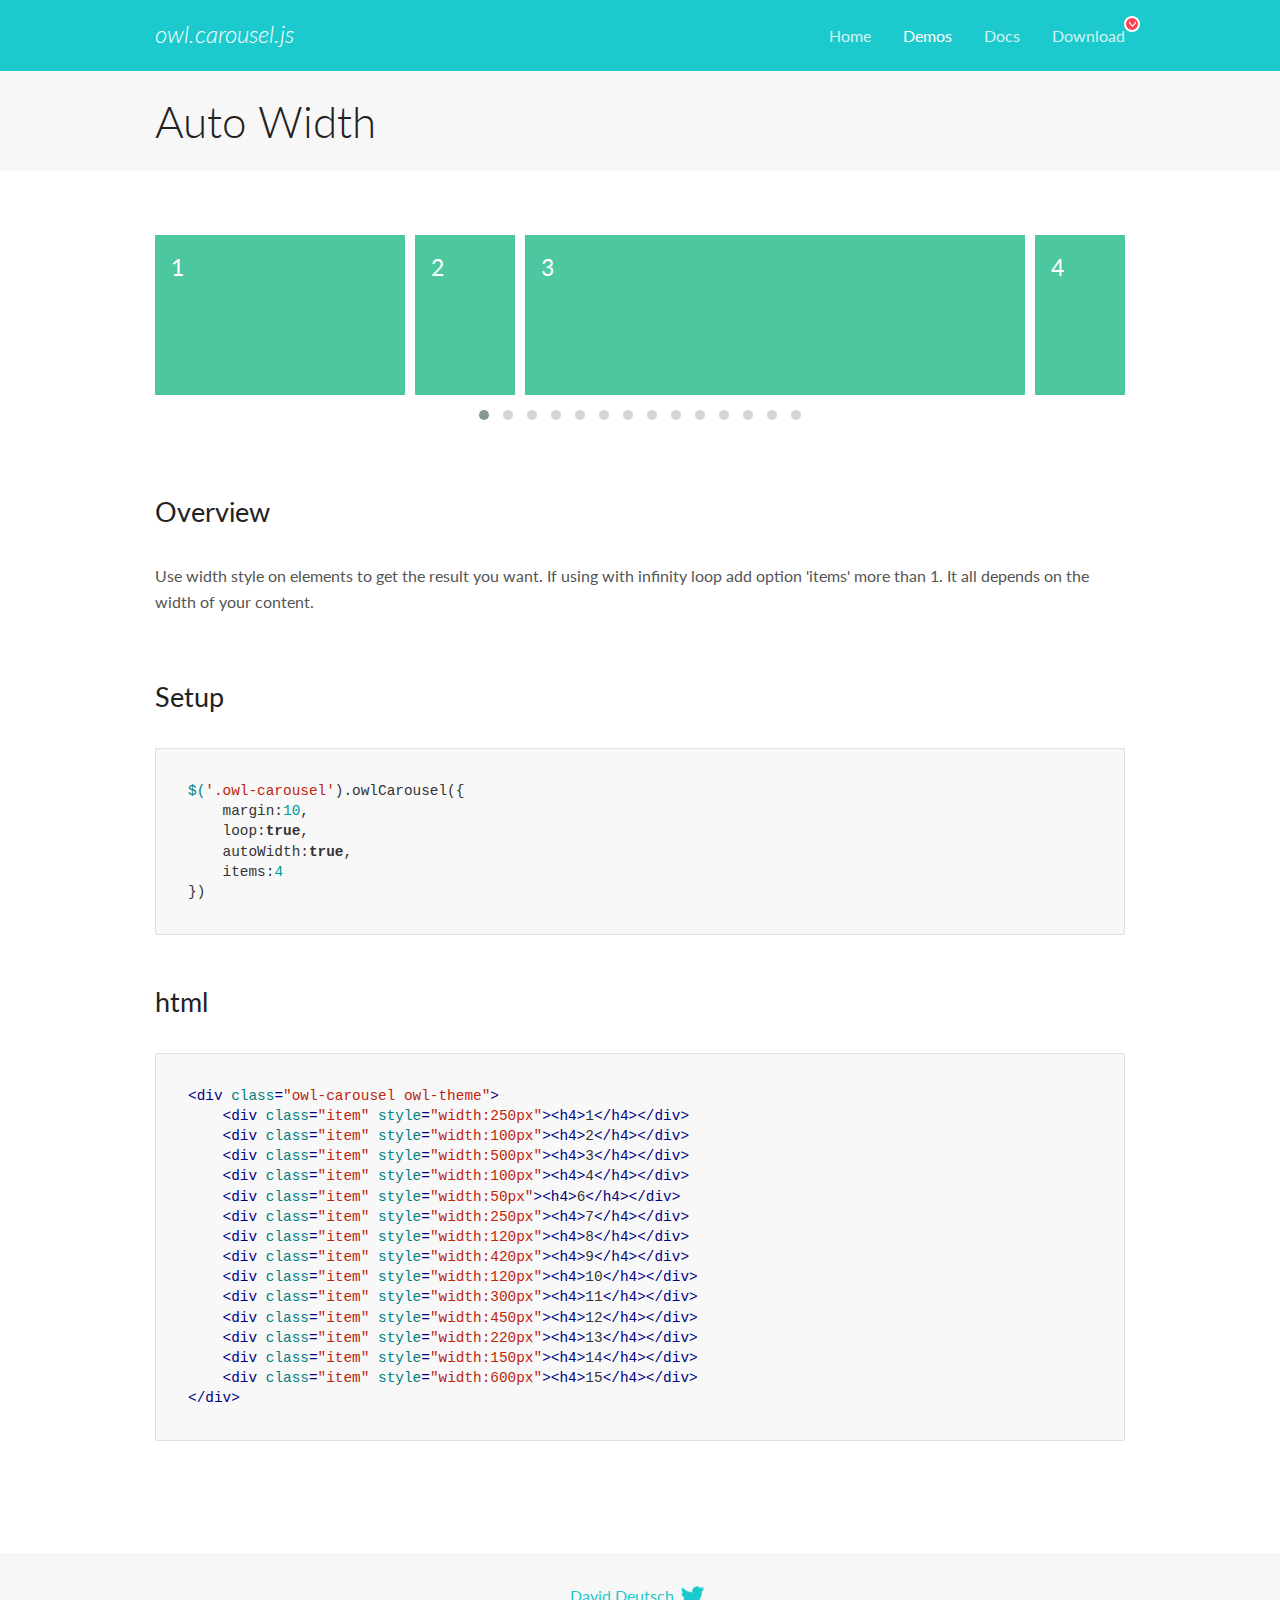
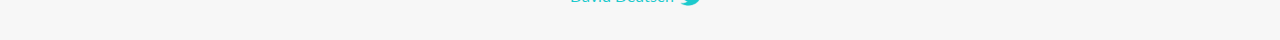
<file: assets/OwlCarousel/docs/demos/autowidth.html>
<!DOCTYPE html>
<html lang="en">
  <head>

    <!-- head -->
    <meta charset="utf-8">
    <meta name="msapplication-tap-highlight" content="no" />
    <meta name="viewport" content="width=device-width, initial-scale=1.0" />
    <meta name="description" content="Auto Width">
    <meta name="author" content="David Deutsch">
    <title>
      Auto Width Demo | Owl Carousel | 2.3.4
    </title>

    <!-- Stylesheets -->
    <link href='https://fonts.googleapis.com/css?family=Lato:300,400,700,400italic,300italic' rel='stylesheet' type='text/css'>
    <link rel="stylesheet" href="../assets/css/docs.theme.min.css">

    <!-- Owl Stylesheets -->
    <link rel="stylesheet" href="../assets/owlcarousel/assets/owl.carousel.min.css">
    <link rel="stylesheet" href="../assets/owlcarousel/assets/owl.theme.default.min.css">

    <!-- HTML5 shim and Respond.js IE8 support of HTML5 elements and media queries -->

    <!--[if lt IE 9]>
      <script src="https://oss.maxcdn.com/libs/html5shiv/3.7.0/html5shiv.js"></script>
      <script src="https://oss.maxcdn.com/libs/respond.js/1.3.0/respond.min.js"></script>
    <![endif]-->

    <!-- Favicons -->
    <link rel="apple-touch-icon-precomposed" sizes="144x144" href="../assets/ico/apple-touch-icon-144-precomposed.png">
    <link rel="shortcut icon" href="../assets/ico/favicon.png">
    <link rel="shortcut icon" href="favicon.ico">

    <!-- Yeah i know js should not be in header. Its required for demos.-->

    <!-- javascript -->
    <script src="../assets/vendors/jquery.min.js"></script>
    <script src="../assets/owlcarousel/owl.carousel.js"></script>
  </head>
  <body>

    <!-- header -->
    <header class="header">
      <div class="row">
        <div class="large-12 columns">
          <div class="brand left">
            <h3>
              <a href="/OwlCarousel2/">owl.carousel.js</a> 
            </h3>
          </div>
          <a id="toggle-nav" class="right">
            <span></span> <span></span> <span></span> 
          </a> 
          <div class="nav-bar">
            <ul class="clearfix">
              <li> <a href="/OwlCarousel2/index.html">Home</a>  </li>
              <li class="active">
                <a href="/OwlCarousel2/demos/demos.html">Demos</a> 
              </li>
              <li> <a href="/OwlCarousel2/docs/started-welcome.html">Docs</a>  </li>
              <li>
                <a href="https://github.com/OwlCarousel2/OwlCarousel2/archive/2.3.4.zip">Download</a> 
                <span class="download"></span> 
              </li>
            </ul>
          </div>
        </div>
      </div>
    </header>

    <!-- title -->
    <section class="title">
      <div class="row">
        <div class="large-12 columns">
          <h1>Auto Width</h1>
        </div>
      </div>
    </section>

    <!--  Demos -->
    <section id="demos">
      <div class="row">
        <div class="large-12 columns">
          <div class="owl-carousel owl-theme">
            <div class="item" style="width:250px">
              <h4>1</h4>
            </div>
            <div class="item" style="width:100px">
              <h4>2</h4>
            </div>
            <div class="item" style="width:500px">
              <h4>3</h4>
            </div>
            <div class="item" style="width:100px">
              <h4>4</h4>
            </div>
            <div class="item" style="width:50px">
              <h4>6</h4>
            </div>
            <div class="item" style="width:250px">
              <h4>7</h4>
            </div>
            <div class="item" style="width:120px">
              <h4>8</h4>
            </div>
            <div class="item" style="width:420px">
              <h4>9</h4>
            </div>
            <div class="item" style="width:120px">
              <h4>10</h4>
            </div>
            <div class="item" style="width:300px">
              <h4>11</h4>
            </div>
            <div class="item" style="width:450px">
              <h4>12</h4>
            </div>
            <div class="item" style="width:220px">
              <h4>13</h4>
            </div>
            <div class="item" style="width:150px">
              <h4>14</h4>
            </div>
            <div class="item" style="width:600px">
              <h4>15</h4>
            </div>
          </div>
          <h3 id="overview">Overview</h3>
          <p>Use width style on elements to get the result you want. If using with infinity loop add option &#39;items&#39; more than 1. It all depends on the width of your content.</p>
          <h3 id="setup">Setup</h3>
          <pre><code>$(&#39;.owl-carousel&#39;).owlCarousel({
    margin:10,
    loop:true,
    autoWidth:true,
    items:4
})</code></pre>
          <h3 id="html">html</h3>
          <pre><code>&lt;div class=&quot;owl-carousel owl-theme&quot;&gt;
    &lt;div class=&quot;item&quot; style=&quot;width:250px&quot;&gt;&lt;h4&gt;1&lt;/h4&gt;&lt;/div&gt;
    &lt;div class=&quot;item&quot; style=&quot;width:100px&quot;&gt;&lt;h4&gt;2&lt;/h4&gt;&lt;/div&gt;
    &lt;div class=&quot;item&quot; style=&quot;width:500px&quot;&gt;&lt;h4&gt;3&lt;/h4&gt;&lt;/div&gt;
    &lt;div class=&quot;item&quot; style=&quot;width:100px&quot;&gt;&lt;h4&gt;4&lt;/h4&gt;&lt;/div&gt;
    &lt;div class=&quot;item&quot; style=&quot;width:50px&quot;&gt;&lt;h4&gt;6&lt;/h4&gt;&lt;/div&gt;
    &lt;div class=&quot;item&quot; style=&quot;width:250px&quot;&gt;&lt;h4&gt;7&lt;/h4&gt;&lt;/div&gt;
    &lt;div class=&quot;item&quot; style=&quot;width:120px&quot;&gt;&lt;h4&gt;8&lt;/h4&gt;&lt;/div&gt;
    &lt;div class=&quot;item&quot; style=&quot;width:420px&quot;&gt;&lt;h4&gt;9&lt;/h4&gt;&lt;/div&gt;
    &lt;div class=&quot;item&quot; style=&quot;width:120px&quot;&gt;&lt;h4&gt;10&lt;/h4&gt;&lt;/div&gt;
    &lt;div class=&quot;item&quot; style=&quot;width:300px&quot;&gt;&lt;h4&gt;11&lt;/h4&gt;&lt;/div&gt;
    &lt;div class=&quot;item&quot; style=&quot;width:450px&quot;&gt;&lt;h4&gt;12&lt;/h4&gt;&lt;/div&gt;
    &lt;div class=&quot;item&quot; style=&quot;width:220px&quot;&gt;&lt;h4&gt;13&lt;/h4&gt;&lt;/div&gt;
    &lt;div class=&quot;item&quot; style=&quot;width:150px&quot;&gt;&lt;h4&gt;14&lt;/h4&gt;&lt;/div&gt;
    &lt;div class=&quot;item&quot; style=&quot;width:600px&quot;&gt;&lt;h4&gt;15&lt;/h4&gt;&lt;/div&gt;
&lt;/div&gt;</code></pre>
          <script>
            $(document).ready(function() {
              $('.owl-carousel').owlCarousel({
                margin: 10,
                loop: true,
                autoWidth: true,
                items: 4
              })
            })
          </script>
        </div>
      </div>
    </section>

    <!-- footer -->
    <footer class="footer">
      <div class="row">
        <div class="large-12 columns">
          <h5>
            <a href="/OwlCarousel2/docs/support-contact.html">David Deutsch</a> 
            <a id="custom-tweet-button" href="https://twitter.com/share?url=https://github.com/OwlCarousel2/OwlCarousel2&text=Owl Carousel - This is so awesome! " target="_blank"></a> 
          </h5>
        </div>
      </div>
    </footer>

    <!-- vendors -->
    <script src="../assets/vendors/highlight.js"></script>
    <script src="../assets/js/app.js"></script>
  </body>
</html>
</file>
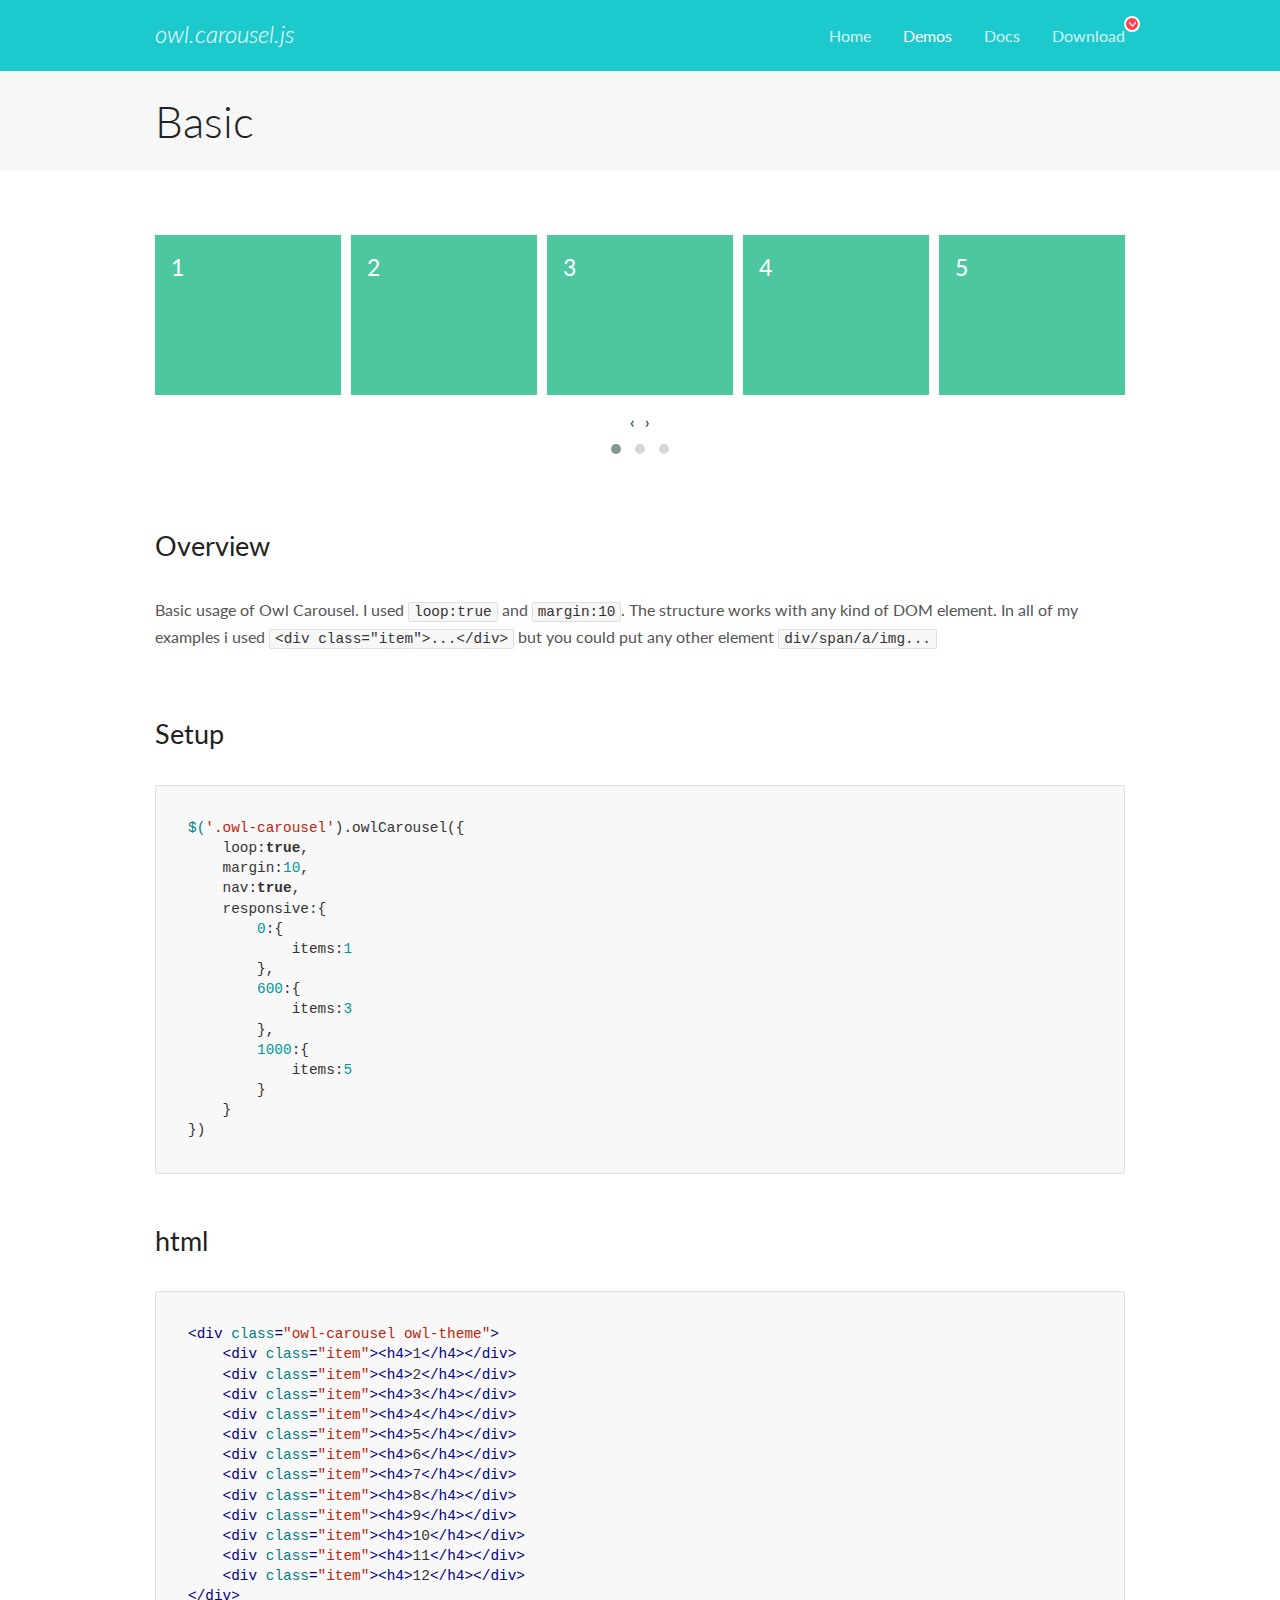
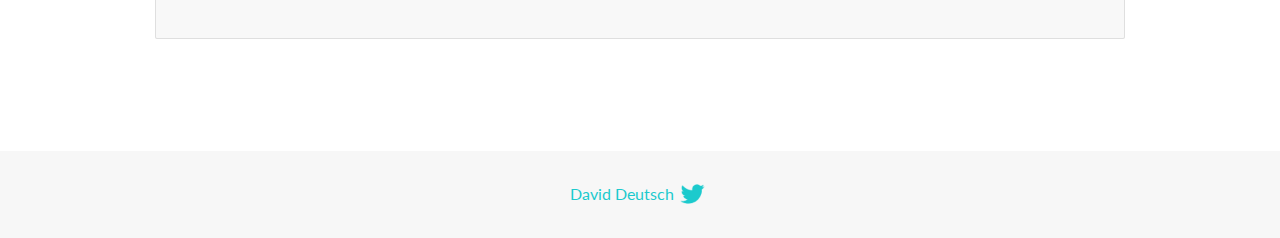
<file: assets/OwlCarousel/docs/demos/basic.html>
<!DOCTYPE html>
<html lang="en">
  <head>

    <!-- head -->
    <meta charset="utf-8">
    <meta name="msapplication-tap-highlight" content="no" />
    <meta name="viewport" content="width=device-width, initial-scale=1.0" />
    <meta name="description" content="Basic usage demo">
    <meta name="author" content="David Deutsch">
    <title>
      Basic Demo | Owl Carousel | 2.3.4
    </title>

    <!-- Stylesheets -->
    <link href='https://fonts.googleapis.com/css?family=Lato:300,400,700,400italic,300italic' rel='stylesheet' type='text/css'>
    <link rel="stylesheet" href="../assets/css/docs.theme.min.css">

    <!-- Owl Stylesheets -->
    <link rel="stylesheet" href="../assets/owlcarousel/assets/owl.carousel.min.css">
    <link rel="stylesheet" href="../assets/owlcarousel/assets/owl.theme.default.min.css">

    <!-- HTML5 shim and Respond.js IE8 support of HTML5 elements and media queries -->

    <!--[if lt IE 9]>
      <script src="https://oss.maxcdn.com/libs/html5shiv/3.7.0/html5shiv.js"></script>
      <script src="https://oss.maxcdn.com/libs/respond.js/1.3.0/respond.min.js"></script>
    <![endif]-->

    <!-- Favicons -->
    <link rel="apple-touch-icon-precomposed" sizes="144x144" href="../assets/ico/apple-touch-icon-144-precomposed.png">
    <link rel="shortcut icon" href="../assets/ico/favicon.png">
    <link rel="shortcut icon" href="favicon.ico">

    <!-- Yeah i know js should not be in header. Its required for demos.-->

    <!-- javascript -->
    <script src="../assets/vendors/jquery.min.js"></script>
    <script src="../assets/owlcarousel/owl.carousel.js"></script>
  </head>
  <body>

    <!-- header -->
    <header class="header">
      <div class="row">
        <div class="large-12 columns">
          <div class="brand left">
            <h3>
              <a href="/OwlCarousel2/">owl.carousel.js</a> 
            </h3>
          </div>
          <a id="toggle-nav" class="right">
            <span></span> <span></span> <span></span> 
          </a> 
          <div class="nav-bar">
            <ul class="clearfix">
              <li> <a href="/OwlCarousel2/index.html">Home</a>  </li>
              <li class="active">
                <a href="/OwlCarousel2/demos/demos.html">Demos</a> 
              </li>
              <li> <a href="/OwlCarousel2/docs/started-welcome.html">Docs</a>  </li>
              <li>
                <a href="https://github.com/OwlCarousel2/OwlCarousel2/archive/2.3.4.zip">Download</a> 
                <span class="download"></span> 
              </li>
            </ul>
          </div>
        </div>
      </div>
    </header>

    <!-- title -->
    <section class="title">
      <div class="row">
        <div class="large-12 columns">
          <h1>Basic</h1>
        </div>
      </div>
    </section>

    <!--  Demos -->
    <section id="demos">
      <div class="row">
        <div class="large-12 columns">
          <div class="owl-carousel owl-theme">
            <div class="item">
              <h4>1</h4>
            </div>
            <div class="item">
              <h4>2</h4>
            </div>
            <div class="item">
              <h4>3</h4>
            </div>
            <div class="item">
              <h4>4</h4>
            </div>
            <div class="item">
              <h4>5</h4>
            </div>
            <div class="item">
              <h4>6</h4>
            </div>
            <div class="item">
              <h4>7</h4>
            </div>
            <div class="item">
              <h4>8</h4>
            </div>
            <div class="item">
              <h4>9</h4>
            </div>
            <div class="item">
              <h4>10</h4>
            </div>
            <div class="item">
              <h4>11</h4>
            </div>
            <div class="item">
              <h4>12</h4>
            </div>
          </div>
          <h3 id="overview">Overview</h3>
          <p>Basic usage of Owl Carousel. I used <code>loop:true</code> and <code>margin:10</code>. The structure works with any kind of DOM element. In all of my examples i used <code>&lt;div class=&quot;item&quot;&gt;...&lt;/div&gt;</code> but you could
            put any other element <code>div/span/a/img...</code></p>
          <h3 id="setup">Setup</h3>
          <pre><code>$(&#39;.owl-carousel&#39;).owlCarousel({
    loop:true,
    margin:10,
    nav:true,
    responsive:{
        0:{
            items:1
        },
        600:{
            items:3
        },
        1000:{
            items:5
        }
    }
})</code></pre>
          <h3 id="html">html</h3>
          <pre><code>&lt;div class=&quot;owl-carousel owl-theme&quot;&gt;
    &lt;div class=&quot;item&quot;&gt;&lt;h4&gt;1&lt;/h4&gt;&lt;/div&gt;
    &lt;div class=&quot;item&quot;&gt;&lt;h4&gt;2&lt;/h4&gt;&lt;/div&gt;
    &lt;div class=&quot;item&quot;&gt;&lt;h4&gt;3&lt;/h4&gt;&lt;/div&gt;
    &lt;div class=&quot;item&quot;&gt;&lt;h4&gt;4&lt;/h4&gt;&lt;/div&gt;
    &lt;div class=&quot;item&quot;&gt;&lt;h4&gt;5&lt;/h4&gt;&lt;/div&gt;
    &lt;div class=&quot;item&quot;&gt;&lt;h4&gt;6&lt;/h4&gt;&lt;/div&gt;
    &lt;div class=&quot;item&quot;&gt;&lt;h4&gt;7&lt;/h4&gt;&lt;/div&gt;
    &lt;div class=&quot;item&quot;&gt;&lt;h4&gt;8&lt;/h4&gt;&lt;/div&gt;
    &lt;div class=&quot;item&quot;&gt;&lt;h4&gt;9&lt;/h4&gt;&lt;/div&gt;
    &lt;div class=&quot;item&quot;&gt;&lt;h4&gt;10&lt;/h4&gt;&lt;/div&gt;
    &lt;div class=&quot;item&quot;&gt;&lt;h4&gt;11&lt;/h4&gt;&lt;/div&gt;
    &lt;div class=&quot;item&quot;&gt;&lt;h4&gt;12&lt;/h4&gt;&lt;/div&gt;
&lt;/div&gt;</code></pre>
          <script>
            $(document).ready(function() {
              var owl = $('.owl-carousel');
              owl.owlCarousel({
                margin: 10,
                nav: true,
                loop: true,
                responsive: {
                  0: {
                    items: 1
                  },
                  600: {
                    items: 3
                  },
                  1000: {
                    items: 5
                  }
                }
              })
            })
          </script>
        </div>
      </div>
    </section>

    <!-- footer -->
    <footer class="footer">
      <div class="row">
        <div class="large-12 columns">
          <h5>
            <a href="/OwlCarousel2/docs/support-contact.html">David Deutsch</a> 
            <a id="custom-tweet-button" href="https://twitter.com/share?url=https://github.com/OwlCarousel2/OwlCarousel2&text=Owl Carousel - This is so awesome! " target="_blank"></a> 
          </h5>
        </div>
      </div>
    </footer>

    <!-- vendors -->
    <script src="../assets/vendors/highlight.js"></script>
    <script src="../assets/js/app.js"></script>
  </body>
</html>
</file>
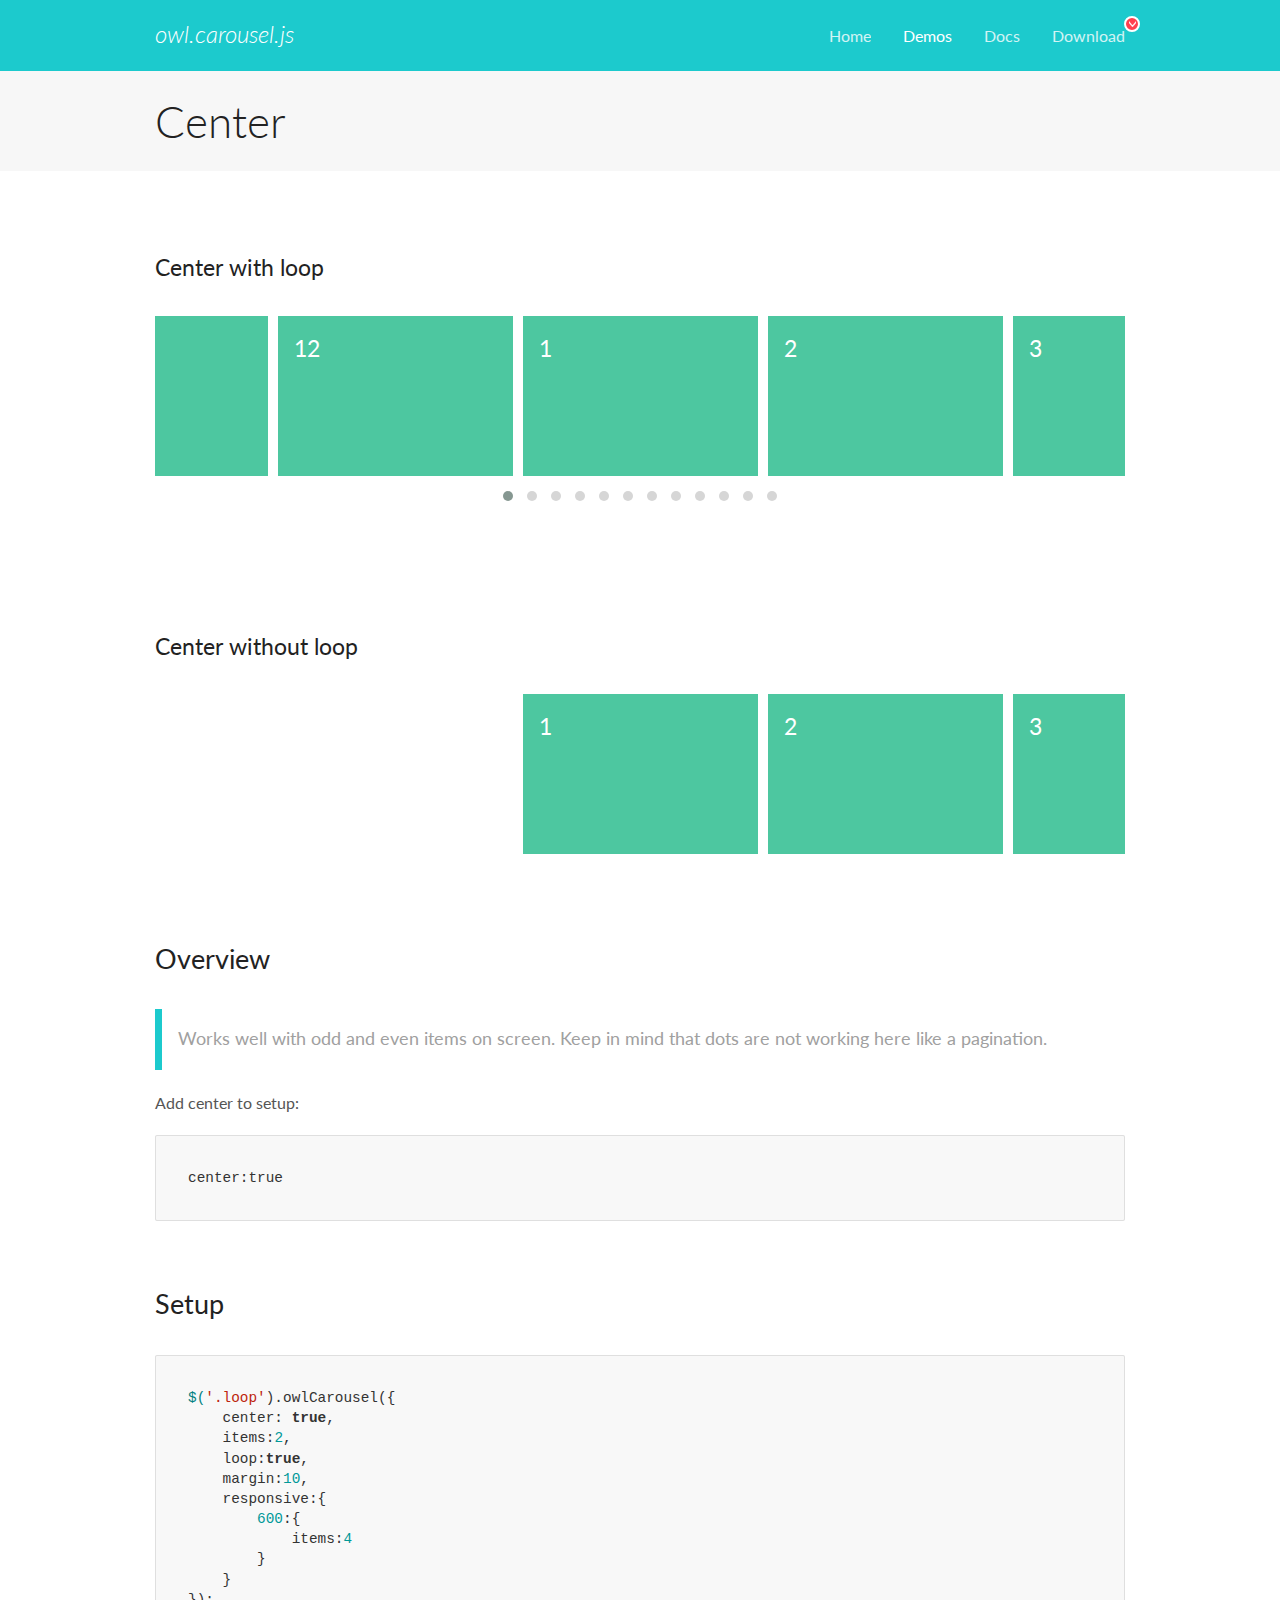
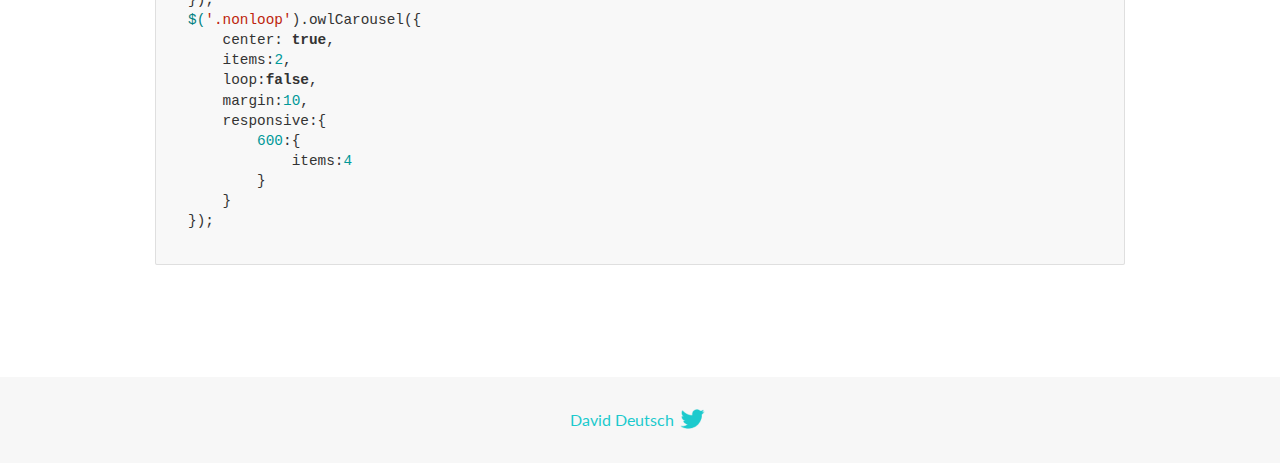
<file: assets/OwlCarousel/docs/demos/center.html>
<!DOCTYPE html>
<html lang="en">
  <head>

    <!-- head -->
    <meta charset="utf-8">
    <meta name="msapplication-tap-highlight" content="no" />
    <meta name="viewport" content="width=device-width, initial-scale=1.0" />
    <meta name="description" content="Center carousel">
    <meta name="author" content="David Deutsch">
    <title>
      Center Demo | Owl Carousel | 2.3.4
    </title>

    <!-- Stylesheets -->
    <link href='https://fonts.googleapis.com/css?family=Lato:300,400,700,400italic,300italic' rel='stylesheet' type='text/css'>
    <link rel="stylesheet" href="../assets/css/docs.theme.min.css">

    <!-- Owl Stylesheets -->
    <link rel="stylesheet" href="../assets/owlcarousel/assets/owl.carousel.min.css">
    <link rel="stylesheet" href="../assets/owlcarousel/assets/owl.theme.default.min.css">

    <!-- HTML5 shim and Respond.js IE8 support of HTML5 elements and media queries -->

    <!--[if lt IE 9]>
      <script src="https://oss.maxcdn.com/libs/html5shiv/3.7.0/html5shiv.js"></script>
      <script src="https://oss.maxcdn.com/libs/respond.js/1.3.0/respond.min.js"></script>
    <![endif]-->

    <!-- Favicons -->
    <link rel="apple-touch-icon-precomposed" sizes="144x144" href="../assets/ico/apple-touch-icon-144-precomposed.png">
    <link rel="shortcut icon" href="../assets/ico/favicon.png">
    <link rel="shortcut icon" href="favicon.ico">

    <!-- Yeah i know js should not be in header. Its required for demos.-->

    <!-- javascript -->
    <script src="../assets/vendors/jquery.min.js"></script>
    <script src="../assets/owlcarousel/owl.carousel.js"></script>
  </head>
  <body>

    <!-- header -->
    <header class="header">
      <div class="row">
        <div class="large-12 columns">
          <div class="brand left">
            <h3>
              <a href="/OwlCarousel2/">owl.carousel.js</a> 
            </h3>
          </div>
          <a id="toggle-nav" class="right">
            <span></span> <span></span> <span></span> 
          </a> 
          <div class="nav-bar">
            <ul class="clearfix">
              <li> <a href="/OwlCarousel2/index.html">Home</a>  </li>
              <li class="active">
                <a href="/OwlCarousel2/demos/demos.html">Demos</a> 
              </li>
              <li> <a href="/OwlCarousel2/docs/started-welcome.html">Docs</a>  </li>
              <li>
                <a href="https://github.com/OwlCarousel2/OwlCarousel2/archive/2.3.4.zip">Download</a> 
                <span class="download"></span> 
              </li>
            </ul>
          </div>
        </div>
      </div>
    </header>

    <!-- title -->
    <section class="title">
      <div class="row">
        <div class="large-12 columns">
          <h1>Center</h1>
        </div>
      </div>
    </section>

    <!--  Demos -->
    <section id="demos">
      <div class="row">
        <div class="large-12 columns">
          <h4 id="center-with-loop">Center with loop</h4>
          <div class="loop owl-carousel owl-theme">
            <div class="item">
              <h4>1</h4>
            </div>
            <div class="item">
              <h4>2</h4>
            </div>
            <div class="item">
              <h4>3</h4>
            </div>
            <div class="item">
              <h4>4</h4>
            </div>
            <div class="item">
              <h4>5</h4>
            </div>
            <div class="item">
              <h4>6</h4>
            </div>
            <div class="item">
              <h4>7</h4>
            </div>
            <div class="item">
              <h4>8</h4>
            </div>
            <div class="item">
              <h4>9</h4>
            </div>
            <div class="item">
              <h4>10</h4>
            </div>
            <div class="item">
              <h4>11</h4>
            </div>
            <div class="item">
              <h4>12</h4>
            </div>
          </div>
          <br>
          <h4 id="center-without-loop">Center without loop</h4>
          <div class="nonloop owl-carousel">
            <div class="item">
              <h4>1</h4>
            </div>
            <div class="item">
              <h4>2</h4>
            </div>
            <div class="item">
              <h4>3</h4>
            </div>
            <div class="item">
              <h4>4</h4>
            </div>
            <div class="item">
              <h4>5</h4>
            </div>
            <div class="item">
              <h4>6</h4>
            </div>
            <div class="item">
              <h4>7</h4>
            </div>
            <div class="item">
              <h4>8</h4>
            </div>
            <div class="item">
              <h4>9</h4>
            </div>
            <div class="item">
              <h4>10</h4>
            </div>
            <div class="item">
              <h4>11</h4>
            </div>
            <div class="item">
              <h4>12</h4>
            </div>
          </div>
          <h3 id="overview">Overview</h3>
          <blockquote>
            <p>Works well with odd and even items on screen. Keep in mind that dots are not working here like a pagination.</p>
          </blockquote>
          <p>Add center to setup:</p>
          <pre><code>center:true</code></pre>
          <h3 id="setup">Setup</h3>
          <pre><code>$(&#39;.loop&#39;).owlCarousel({
    center: true,
    items:2,
    loop:true,
    margin:10,
    responsive:{
        600:{
            items:4
        }
    }
});
$(&#39;.nonloop&#39;).owlCarousel({
    center: true,
    items:2,
    loop:false,
    margin:10,
    responsive:{
        600:{
            items:4
        }
    }
});</code></pre>
          <script>
            jQuery(document).ready(function($) {
              $('.loop').owlCarousel({
                center: true,
                items: 2,
                loop: true,
                margin: 10,
                responsive: {
                  600: {
                    items: 4
                  }
                }
              });
              $('.nonloop').owlCarousel({
                center: true,
                items: 2,
                loop: false,
                margin: 10,
                responsive: {
                  600: {
                    items: 4
                  }
                }
              });
            });
          </script>
        </div>
      </div>
    </section>

    <!-- footer -->
    <footer class="footer">
      <div class="row">
        <div class="large-12 columns">
          <h5>
            <a href="/OwlCarousel2/docs/support-contact.html">David Deutsch</a> 
            <a id="custom-tweet-button" href="https://twitter.com/share?url=https://github.com/OwlCarousel2/OwlCarousel2&text=Owl Carousel - This is so awesome! " target="_blank"></a> 
          </h5>
        </div>
      </div>
    </footer>

    <!-- vendors -->
    <script src="../assets/vendors/highlight.js"></script>
    <script src="../assets/js/app.js"></script>
  </body>
</html>
</file>
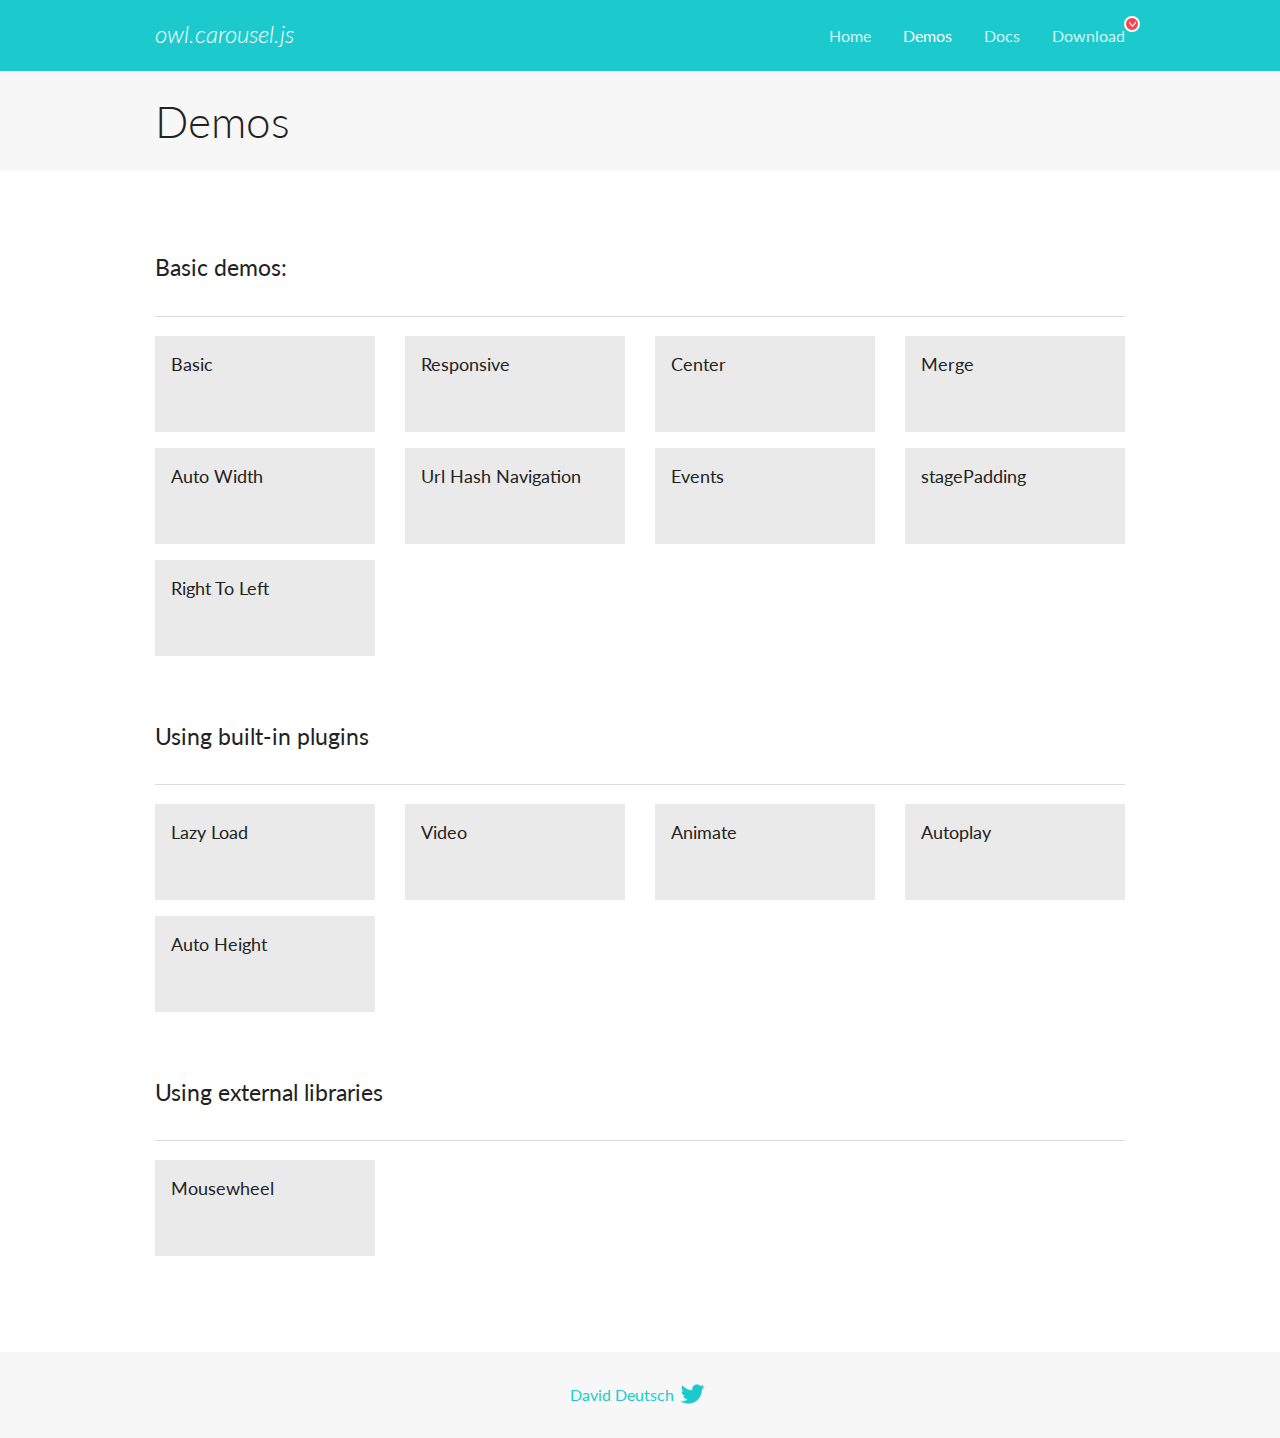
<file: assets/OwlCarousel/docs/demos/demos.html>
<!DOCTYPE html>
<html lang="en">
  <head>

    <!-- head -->
    <meta charset="utf-8">
    <meta name="msapplication-tap-highlight" content="no" />
    <meta name="viewport" content="width=device-width, initial-scale=1.0" />
    <meta name="description" content="A list of Owl Carousel examples.">
    <meta name="author" content="David Deutsch">
    <title>
      Demos | Owl Carousel | 2.3.4
    </title>

    <!-- Stylesheets -->
    <link href='https://fonts.googleapis.com/css?family=Lato:300,400,700,400italic,300italic' rel='stylesheet' type='text/css'>
    <link rel="stylesheet" href="../assets/css/docs.theme.min.css">

    <!-- Owl Stylesheets -->
    <link rel="stylesheet" href="../assets/owlcarousel/assets/owl.carousel.min.css">
    <link rel="stylesheet" href="../assets/owlcarousel/assets/owl.theme.default.min.css">

    <!-- HTML5 shim and Respond.js IE8 support of HTML5 elements and media queries -->

    <!--[if lt IE 9]>
      <script src="https://oss.maxcdn.com/libs/html5shiv/3.7.0/html5shiv.js"></script>
      <script src="https://oss.maxcdn.com/libs/respond.js/1.3.0/respond.min.js"></script>
    <![endif]-->

    <!-- Favicons -->
    <link rel="apple-touch-icon-precomposed" sizes="144x144" href="../assets/ico/apple-touch-icon-144-precomposed.png">
    <link rel="shortcut icon" href="../assets/ico/favicon.png">
    <link rel="shortcut icon" href="favicon.ico">

    <!-- Yeah i know js should not be in header. Its required for demos.-->

    <!-- javascript -->
    <script src="../assets/vendors/jquery.min.js"></script>
    <script src="../assets/owlcarousel/owl.carousel.js"></script>
  </head>
  <body>

    <!-- header -->
    <header class="header">
      <div class="row">
        <div class="large-12 columns">
          <div class="brand left">
            <h3>
              <a href="/OwlCarousel2/">owl.carousel.js</a> 
            </h3>
          </div>
          <a id="toggle-nav" class="right">
            <span></span> <span></span> <span></span> 
          </a> 
          <div class="nav-bar">
            <ul class="clearfix">
              <li> <a href="/OwlCarousel2/index.html">Home</a>  </li>
              <li class="active">
                <a href="/OwlCarousel2/demos/demos.html">Demos</a> 
              </li>
              <li> <a href="/OwlCarousel2/docs/started-welcome.html">Docs</a>  </li>
              <li>
                <a href="https://github.com/OwlCarousel2/OwlCarousel2/archive/2.3.4.zip">Download</a> 
                <span class="download"></span> 
              </li>
            </ul>
          </div>
        </div>
      </div>
    </header>

    <!-- title -->
    <section class="title">
      <div class="row">
        <div class="large-12 columns">
          <h1>Demos</h1>
        </div>
      </div>
    </section>

    <!--  Demos -->
    <section id="demos">
      <div class="row">
        <div class="large-12 columns">
          <h4 id="basic-demos-">Basic demos:</h4>
          <hr>
          <div class="demo-list">
            <div class="row">
              <div class="small-6 medium-4 large-3 columns">
                <a href="basic.html" class="demo-block">
                  <h5>Basic </h5>
                </a> 
              </div>
              <div class="small-6 medium-4 large-3 columns">
                <a href="responsive.html" class="demo-block">
                  <h5>Responsive </h5>
                </a> 
              </div>
              <div class="small-6 medium-4 large-3 columns">
                <a href="center.html" class="demo-block">
                  <h5>Center </h5>
                </a> 
              </div>
              <div class="small-6 medium-4 large-3 columns">
                <a href="merge.html" class="demo-block">
                  <h5>Merge </h5>
                </a> 
              </div>
              <div class="small-6 medium-4 large-3 columns">
                <a href="autowidth.html" class="demo-block">
                  <h5>Auto Width </h5>
                </a> 
              </div>
              <div class="small-6 medium-4 large-3 columns">
                <a href="urlhashnav.html" class="demo-block">
                  <h5>Url Hash Navigation </h5>
                </a> 
              </div>
              <div class="small-6 medium-4 large-3 columns">
                <a href="events.html" class="demo-block">
                  <h5>Events </h5>
                </a> 
              </div>
              <div class="small-6 medium-4 large-3 columns">
                <a href="stagepadding.html" class="demo-block">
                  <h5>stagePadding </h5>
                </a> 
              </div>
              <div class="small-6 medium-4 large-3 columns">
                <a href="rtl.html" class="demo-block">
                  <h5>Right To Left </h5>
                </a> 
              </div>
            </div>
          </div>
          <h4 id="using-built-in-plugins">Using built-in plugins</h4>
          <hr>
          <div class="demo-list">
            <div class="row">
              <div class="small-6 medium-4 large-3 columns">
                <a href="lazyLoad.html" class="demo-block">
                  <h5>Lazy Load </h5>
                </a> 
              </div>
              <div class="small-6 medium-4 large-3 columns">
                <a href="video.html" class="demo-block">
                  <h5>Video </h5>
                </a> 
              </div>
              <div class="small-6 medium-4 large-3 columns">
                <a href="animate.html" class="demo-block">
                  <h5>Animate </h5>
                </a> 
              </div>
              <div class="small-6 medium-4 large-3 columns">
                <a href="autoplay.html" class="demo-block">
                  <h5>Autoplay </h5>
                </a> 
              </div>
              <div class="small-6 medium-4 large-3 columns">
                <a href="autoheight.html" class="demo-block">
                  <h5>Auto Height </h5>
                </a> 
              </div>
            </div>
          </div>
          <h4 id="using-external-libraries">Using external libraries</h4>
          <hr>
          <div class="demo-list">
            <div class="row">
              <div class="small-6 medium-4 large-3 columns">
                <a href="mousewheel.html" class="demo-block">
                  <h5>Mousewheel </h5>
                </a> 
              </div>
            </div>
          </div>
        </div>
      </div>
    </section>

    <!-- footer -->
    <footer class="footer">
      <div class="row">
        <div class="large-12 columns">
          <h5>
            <a href="/OwlCarousel2/docs/support-contact.html">David Deutsch</a> 
            <a id="custom-tweet-button" href="https://twitter.com/share?url=https://github.com/OwlCarousel2/OwlCarousel2&text=Owl Carousel - This is so awesome! " target="_blank"></a> 
          </h5>
        </div>
      </div>
    </footer>

    <!-- vendors -->
    <script src="../assets/vendors/highlight.js"></script>
    <script src="../assets/js/app.js"></script>
  </body>
</html>
</file>
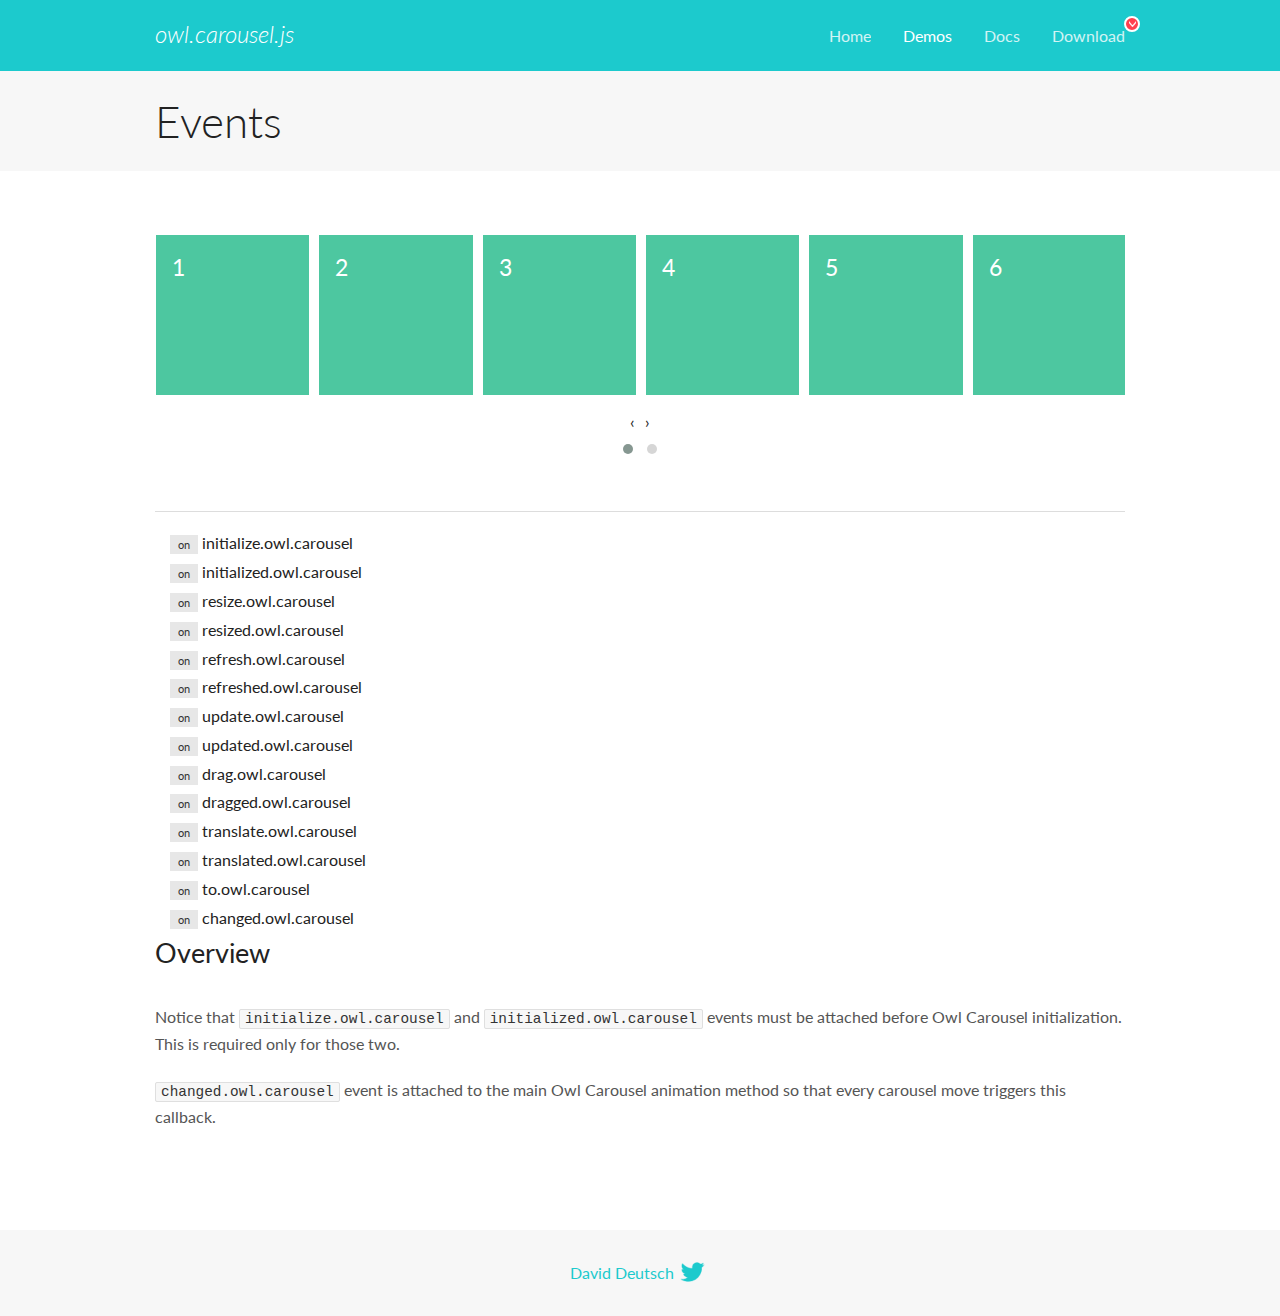
<file: assets/OwlCarousel/docs/demos/events.html>
<!DOCTYPE html>
<html lang="en">
  <head>

    <!-- head -->
    <meta charset="utf-8">
    <meta name="msapplication-tap-highlight" content="no" />
    <meta name="viewport" content="width=device-width, initial-scale=1.0" />
    <meta name="description" content="Events usage demo">
    <meta name="author" content="David Deutsch">
    <title>
      Events Demo | Owl Carousel | 2.3.4
    </title>

    <!-- Stylesheets -->
    <link href='https://fonts.googleapis.com/css?family=Lato:300,400,700,400italic,300italic' rel='stylesheet' type='text/css'>
    <link rel="stylesheet" href="../assets/css/docs.theme.min.css">

    <!-- Owl Stylesheets -->
    <link rel="stylesheet" href="../assets/owlcarousel/assets/owl.carousel.min.css">
    <link rel="stylesheet" href="../assets/owlcarousel/assets/owl.theme.default.min.css">

    <!-- HTML5 shim and Respond.js IE8 support of HTML5 elements and media queries -->

    <!--[if lt IE 9]>
      <script src="https://oss.maxcdn.com/libs/html5shiv/3.7.0/html5shiv.js"></script>
      <script src="https://oss.maxcdn.com/libs/respond.js/1.3.0/respond.min.js"></script>
    <![endif]-->

    <!-- Favicons -->
    <link rel="apple-touch-icon-precomposed" sizes="144x144" href="../assets/ico/apple-touch-icon-144-precomposed.png">
    <link rel="shortcut icon" href="../assets/ico/favicon.png">
    <link rel="shortcut icon" href="favicon.ico">

    <!-- Yeah i know js should not be in header. Its required for demos.-->

    <!-- javascript -->
    <script src="../assets/vendors/jquery.min.js"></script>
    <script src="../assets/owlcarousel/owl.carousel.js"></script>
  </head>
  <body>

    <!-- header -->
    <header class="header">
      <div class="row">
        <div class="large-12 columns">
          <div class="brand left">
            <h3>
              <a href="/OwlCarousel2/">owl.carousel.js</a> 
            </h3>
          </div>
          <a id="toggle-nav" class="right">
            <span></span> <span></span> <span></span> 
          </a> 
          <div class="nav-bar">
            <ul class="clearfix">
              <li> <a href="/OwlCarousel2/index.html">Home</a>  </li>
              <li class="active">
                <a href="/OwlCarousel2/demos/demos.html">Demos</a> 
              </li>
              <li> <a href="/OwlCarousel2/docs/started-welcome.html">Docs</a>  </li>
              <li>
                <a href="https://github.com/OwlCarousel2/OwlCarousel2/archive/2.3.4.zip">Download</a> 
                <span class="download"></span> 
              </li>
            </ul>
          </div>
        </div>
      </div>
    </header>

    <!-- title -->
    <section class="title">
      <div class="row">
        <div class="large-12 columns">
          <h1>Events</h1>
        </div>
      </div>
    </section>

    <!--  Demos -->
    <section id="demos">
      <div class="row">
        <div class="large-12 columns">
          <div class="owl-carousel owl-theme">
            <div class="item">
              <h4>1</h4>
            </div>
            <div class="item">
              <h4>2</h4>
            </div>
            <div class="item">
              <h4>3</h4>
            </div>
            <div class="item">
              <h4>4</h4>
            </div>
            <div class="item">
              <h4>5</h4>
            </div>
            <div class="item">
              <h4>6</h4>
            </div>
            <div class="item">
              <h4>7</h4>
            </div>
            <div class="item">
              <h4>8</h4>
            </div>
            <div class="item">
              <h4>9</h4>
            </div>
            <div class="item">
              <h4>10</h4>
            </div>
            <div class="item">
              <h4>11</h4>
            </div>
            <div class="item">
              <h4>12</h4>
            </div>
          </div>
          <hr>
          <div class="large-12 columns callbacks">
            <div><span class="label secondary initialize">on</span>  initialize.owl.carousel </div>
            <div><span class="label secondary initialized">on</span>  initialized.owl.carousel </div>
            <div><span class="label secondary resize">on</span>  resize.owl.carousel </div>
            <div><span class="label secondary resized">on</span>  resized.owl.carousel </div>
            <div><span class="label secondary refresh">on</span>  refresh.owl.carousel </div>
            <div><span class="label secondary refreshed">on</span>  refreshed.owl.carousel </div>
            <div><span class="label secondary update">on</span>  update.owl.carousel </div>
            <div><span class="label secondary updated">on</span>  updated.owl.carousel </div>
            <div><span class="label secondary drag">on</span>  drag.owl.carousel </div>
            <div><span class="label secondary dragged">on</span>  dragged.owl.carousel </div>
            <div><span class="label secondary translate">on</span>  translate.owl.carousel </div>
            <div><span class="label secondary translated">on</span>  translated.owl.carousel </div>
            <div><span class="label secondary to">on</span>  to.owl.carousel </div>
            <div><span class="label secondary changed">on</span>  changed.owl.carousel </div>
          </div>
          <h3 id="overview">Overview</h3>
          <p>Notice that <code>initialize.owl.carousel</code> and <code>initialized.owl.carousel</code> events must be attached before Owl Carousel initialization. This is required only for those two.</p>
          <p><code>changed.owl.carousel</code> event is attached to the main Owl Carousel animation method so that every carousel move triggers this callback.</p>
          <script>
            jQuery(document).ready(function($) {
              var owl = $('.owl-carousel');
              owl.on('initialize.owl.carousel initialized.owl.carousel ' +
                'initialize.owl.carousel initialize.owl.carousel ' +
                'resize.owl.carousel resized.owl.carousel ' +
                'refresh.owl.carousel refreshed.owl.carousel ' +
                'update.owl.carousel updated.owl.carousel ' +
                'drag.owl.carousel dragged.owl.carousel ' +
                'translate.owl.carousel translated.owl.carousel ' +
                'to.owl.carousel changed.owl.carousel',
                function(e) {
                  $('.' + e.type)
                    .removeClass('secondary')
                    .addClass('success');
                  window.setTimeout(function() {
                    $('.' + e.type)
                      .removeClass('success')
                      .addClass('secondary');
                  }, 500);
                });
              owl.owlCarousel({
                loop: true,
                nav: true,
                lazyLoad: true,
                margin: 10,
                video: true,
                responsive: {
                  0: {
                    items: 1
                  },
                  600: {
                    items: 3
                  },
                  960: {
                    items: 5,
                  },
                  1200: {
                    items: 6
                  }
                }
              });
            });
          </script>
        </div>
      </div>
    </section>

    <!-- footer -->
    <footer class="footer">
      <div class="row">
        <div class="large-12 columns">
          <h5>
            <a href="/OwlCarousel2/docs/support-contact.html">David Deutsch</a> 
            <a id="custom-tweet-button" href="https://twitter.com/share?url=https://github.com/OwlCarousel2/OwlCarousel2&text=Owl Carousel - This is so awesome! " target="_blank"></a> 
          </h5>
        </div>
      </div>
    </footer>

    <!-- vendors -->
    <script src="../assets/vendors/highlight.js"></script>
    <script src="../assets/js/app.js"></script>
  </body>
</html>
</file>
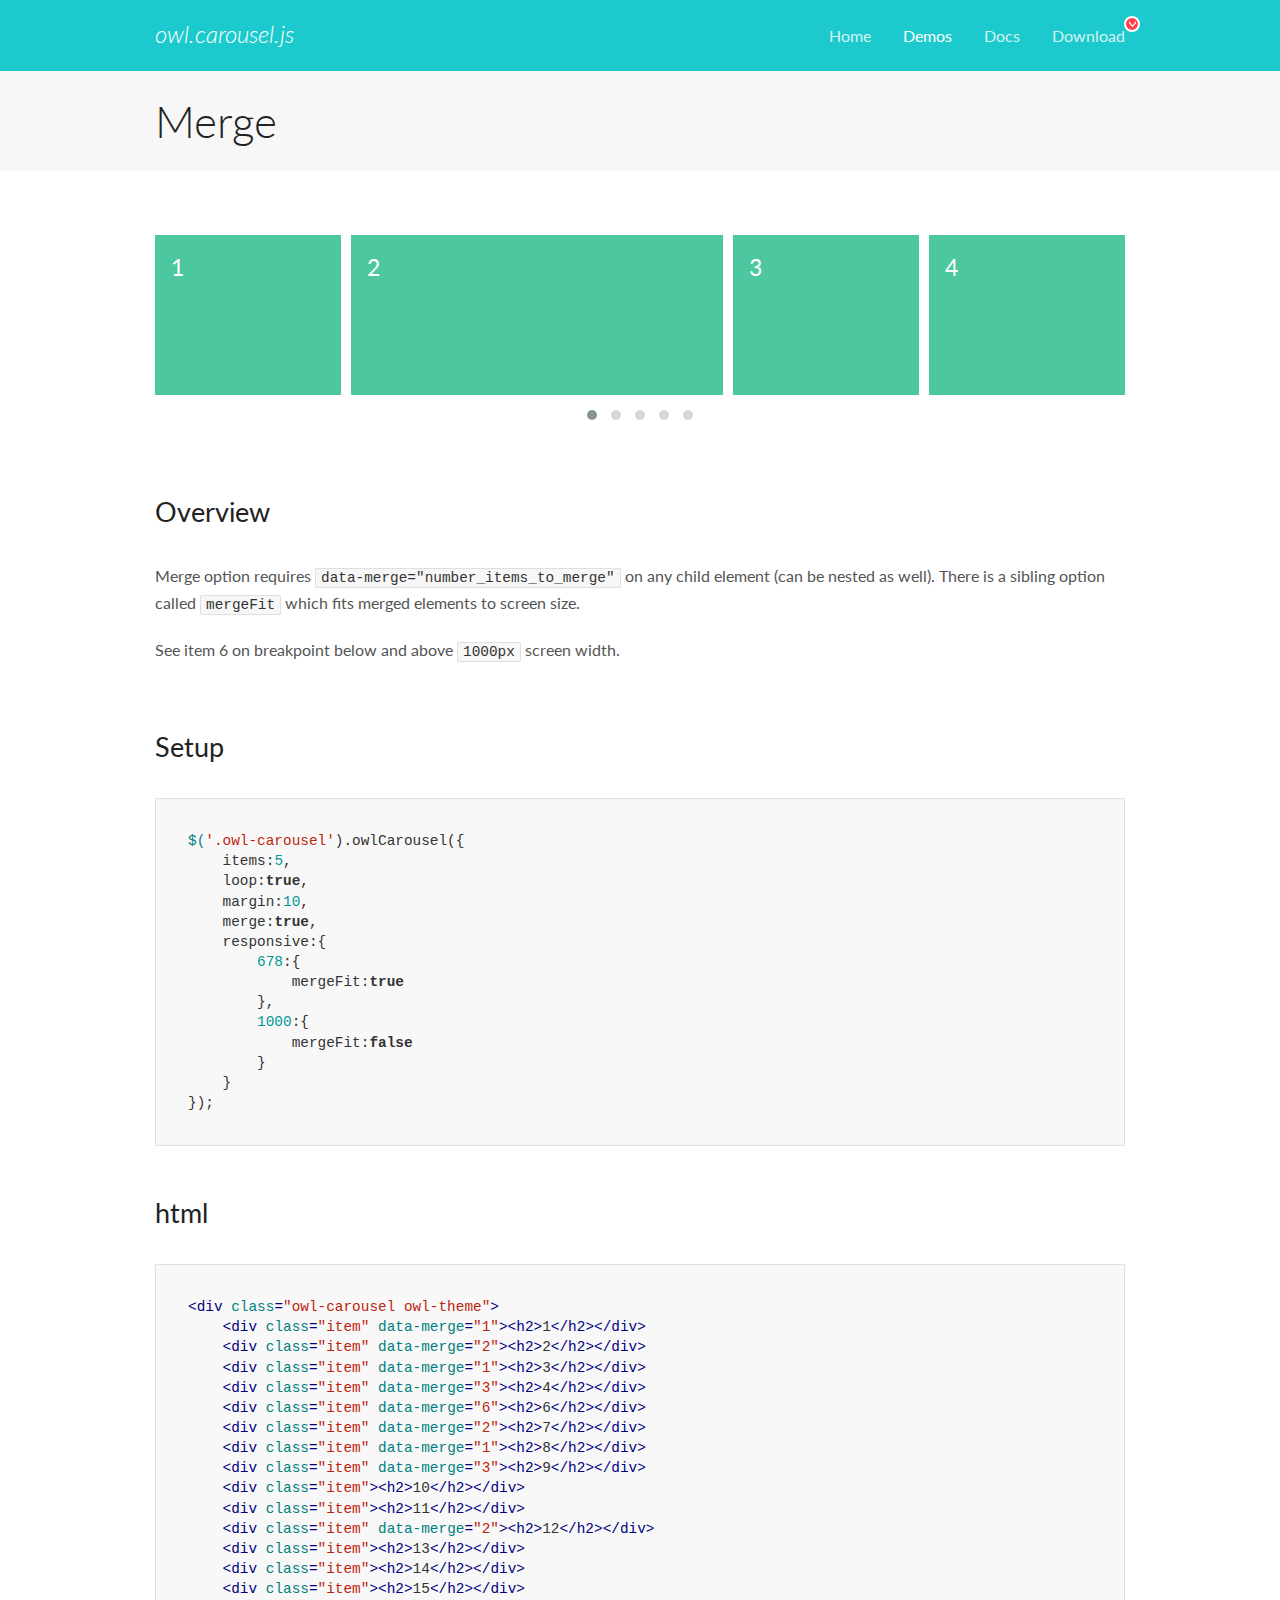
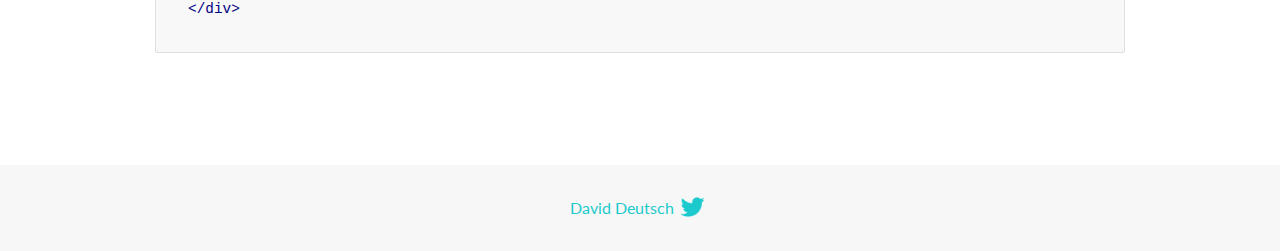
<file: assets/OwlCarousel/docs/demos/merge.html>
<!DOCTYPE html>
<html lang="en">
  <head>

    <!-- head -->
    <meta charset="utf-8">
    <meta name="msapplication-tap-highlight" content="no" />
    <meta name="viewport" content="width=device-width, initial-scale=1.0" />
    <meta name="description" content="Merge Items">
    <meta name="author" content="David Deutsch">
    <title>
      Merge Demo | Owl Carousel | 2.3.4
    </title>

    <!-- Stylesheets -->
    <link href='https://fonts.googleapis.com/css?family=Lato:300,400,700,400italic,300italic' rel='stylesheet' type='text/css'>
    <link rel="stylesheet" href="../assets/css/docs.theme.min.css">

    <!-- Owl Stylesheets -->
    <link rel="stylesheet" href="../assets/owlcarousel/assets/owl.carousel.min.css">
    <link rel="stylesheet" href="../assets/owlcarousel/assets/owl.theme.default.min.css">

    <!-- HTML5 shim and Respond.js IE8 support of HTML5 elements and media queries -->

    <!--[if lt IE 9]>
      <script src="https://oss.maxcdn.com/libs/html5shiv/3.7.0/html5shiv.js"></script>
      <script src="https://oss.maxcdn.com/libs/respond.js/1.3.0/respond.min.js"></script>
    <![endif]-->

    <!-- Favicons -->
    <link rel="apple-touch-icon-precomposed" sizes="144x144" href="../assets/ico/apple-touch-icon-144-precomposed.png">
    <link rel="shortcut icon" href="../assets/ico/favicon.png">
    <link rel="shortcut icon" href="favicon.ico">

    <!-- Yeah i know js should not be in header. Its required for demos.-->

    <!-- javascript -->
    <script src="../assets/vendors/jquery.min.js"></script>
    <script src="../assets/owlcarousel/owl.carousel.js"></script>
  </head>
  <body>

    <!-- header -->
    <header class="header">
      <div class="row">
        <div class="large-12 columns">
          <div class="brand left">
            <h3>
              <a href="/OwlCarousel2/">owl.carousel.js</a> 
            </h3>
          </div>
          <a id="toggle-nav" class="right">
            <span></span> <span></span> <span></span> 
          </a> 
          <div class="nav-bar">
            <ul class="clearfix">
              <li> <a href="/OwlCarousel2/index.html">Home</a>  </li>
              <li class="active">
                <a href="/OwlCarousel2/demos/demos.html">Demos</a> 
              </li>
              <li> <a href="/OwlCarousel2/docs/started-welcome.html">Docs</a>  </li>
              <li>
                <a href="https://github.com/OwlCarousel2/OwlCarousel2/archive/2.3.4.zip">Download</a> 
                <span class="download"></span> 
              </li>
            </ul>
          </div>
        </div>
      </div>
    </header>

    <!-- title -->
    <section class="title">
      <div class="row">
        <div class="large-12 columns">
          <h1>Merge</h1>
        </div>
      </div>
    </section>

    <!--  Demos -->
    <section id="demos">
      <div class="row">
        <div class="large-12 columns">
          <div class="owl-carousel owl-theme">
            <div class="item" data-merge="1">
              <h4>1</h4>
            </div>
            <div class="item" data-merge="2">
              <h4>2</h4>
            </div>
            <div class="item" data-merge="1">
              <h4>3</h4>
            </div>
            <div class="item" data-merge="3">
              <h4>4</h4>
            </div>
            <div class="item" data-merge="6">
              <h4>6</h4>
            </div>
            <div class="item" data-merge="2">
              <h4>7</h4>
            </div>
            <div class="item" data-merge="1">
              <h4>8</h4>
            </div>
            <div class="item" data-merge="3">
              <h4>9</h4>
            </div>
            <div class="item">
              <h4>10</h4>
            </div>
            <div class="item">
              <h4>11</h4>
            </div>
            <div class="item" data-merge="2">
              <h4>12</h4>
            </div>
            <div class="item">
              <h4>13</h4>
            </div>
            <div class="item">
              <h4>14</h4>
            </div>
            <div class="item">
              <h4>15</h4>
            </div>
          </div>
          <h3 id="overview">Overview</h3>
          <p>Merge option requires <code>data-merge=&quot;number_items_to_merge&quot;</code> on any child element (can be nested as well). There is a sibling option called <code>mergeFit</code> which fits merged elements to screen size. </p>
          <p>See item 6 on breakpoint below and above <code>1000px</code> screen width.</p>
          <h3 id="setup">Setup</h3>
          <pre><code>$(&#39;.owl-carousel&#39;).owlCarousel({
    items:5,
    loop:true,
    margin:10,
    merge:true,
    responsive:{
        678:{
            mergeFit:true
        },
        1000:{
            mergeFit:false
        }
    }
});</code></pre>
          <h3 id="html">html</h3>
          <pre><code>&lt;div class=&quot;owl-carousel owl-theme&quot;&gt;
    &lt;div class=&quot;item&quot; data-merge=&quot;1&quot;&gt;&lt;h2&gt;1&lt;/h2&gt;&lt;/div&gt;
    &lt;div class=&quot;item&quot; data-merge=&quot;2&quot;&gt;&lt;h2&gt;2&lt;/h2&gt;&lt;/div&gt;
    &lt;div class=&quot;item&quot; data-merge=&quot;1&quot;&gt;&lt;h2&gt;3&lt;/h2&gt;&lt;/div&gt;
    &lt;div class=&quot;item&quot; data-merge=&quot;3&quot;&gt;&lt;h2&gt;4&lt;/h2&gt;&lt;/div&gt;
    &lt;div class=&quot;item&quot; data-merge=&quot;6&quot;&gt;&lt;h2&gt;6&lt;/h2&gt;&lt;/div&gt;
    &lt;div class=&quot;item&quot; data-merge=&quot;2&quot;&gt;&lt;h2&gt;7&lt;/h2&gt;&lt;/div&gt;
    &lt;div class=&quot;item&quot; data-merge=&quot;1&quot;&gt;&lt;h2&gt;8&lt;/h2&gt;&lt;/div&gt;
    &lt;div class=&quot;item&quot; data-merge=&quot;3&quot;&gt;&lt;h2&gt;9&lt;/h2&gt;&lt;/div&gt;
    &lt;div class=&quot;item&quot;&gt;&lt;h2&gt;10&lt;/h2&gt;&lt;/div&gt;
    &lt;div class=&quot;item&quot;&gt;&lt;h2&gt;11&lt;/h2&gt;&lt;/div&gt;
    &lt;div class=&quot;item&quot; data-merge=&quot;2&quot;&gt;&lt;h2&gt;12&lt;/h2&gt;&lt;/div&gt;
    &lt;div class=&quot;item&quot;&gt;&lt;h2&gt;13&lt;/h2&gt;&lt;/div&gt;
    &lt;div class=&quot;item&quot;&gt;&lt;h2&gt;14&lt;/h2&gt;&lt;/div&gt;
    &lt;div class=&quot;item&quot;&gt;&lt;h2&gt;15&lt;/h2&gt;&lt;/div&gt;
&lt;/div&gt;</code></pre>
          <script>
            $(document).ready(function() {
              $('.owl-carousel').owlCarousel({
                items: 5,
                loop: true,
                margin: 10,
                merge: true,
                responsive: {
                  678: {
                    mergeFit: true
                  },
                  1000: {
                    mergeFit: false
                  }
                }
              });
            })
          </script>
        </div>
      </div>
    </section>

    <!-- footer -->
    <footer class="footer">
      <div class="row">
        <div class="large-12 columns">
          <h5>
            <a href="/OwlCarousel2/docs/support-contact.html">David Deutsch</a> 
            <a id="custom-tweet-button" href="https://twitter.com/share?url=https://github.com/OwlCarousel2/OwlCarousel2&text=Owl Carousel - This is so awesome! " target="_blank"></a> 
          </h5>
        </div>
      </div>
    </footer>

    <!-- vendors -->
    <script src="../assets/vendors/highlight.js"></script>
    <script src="../assets/js/app.js"></script>
  </body>
</html>
</file>
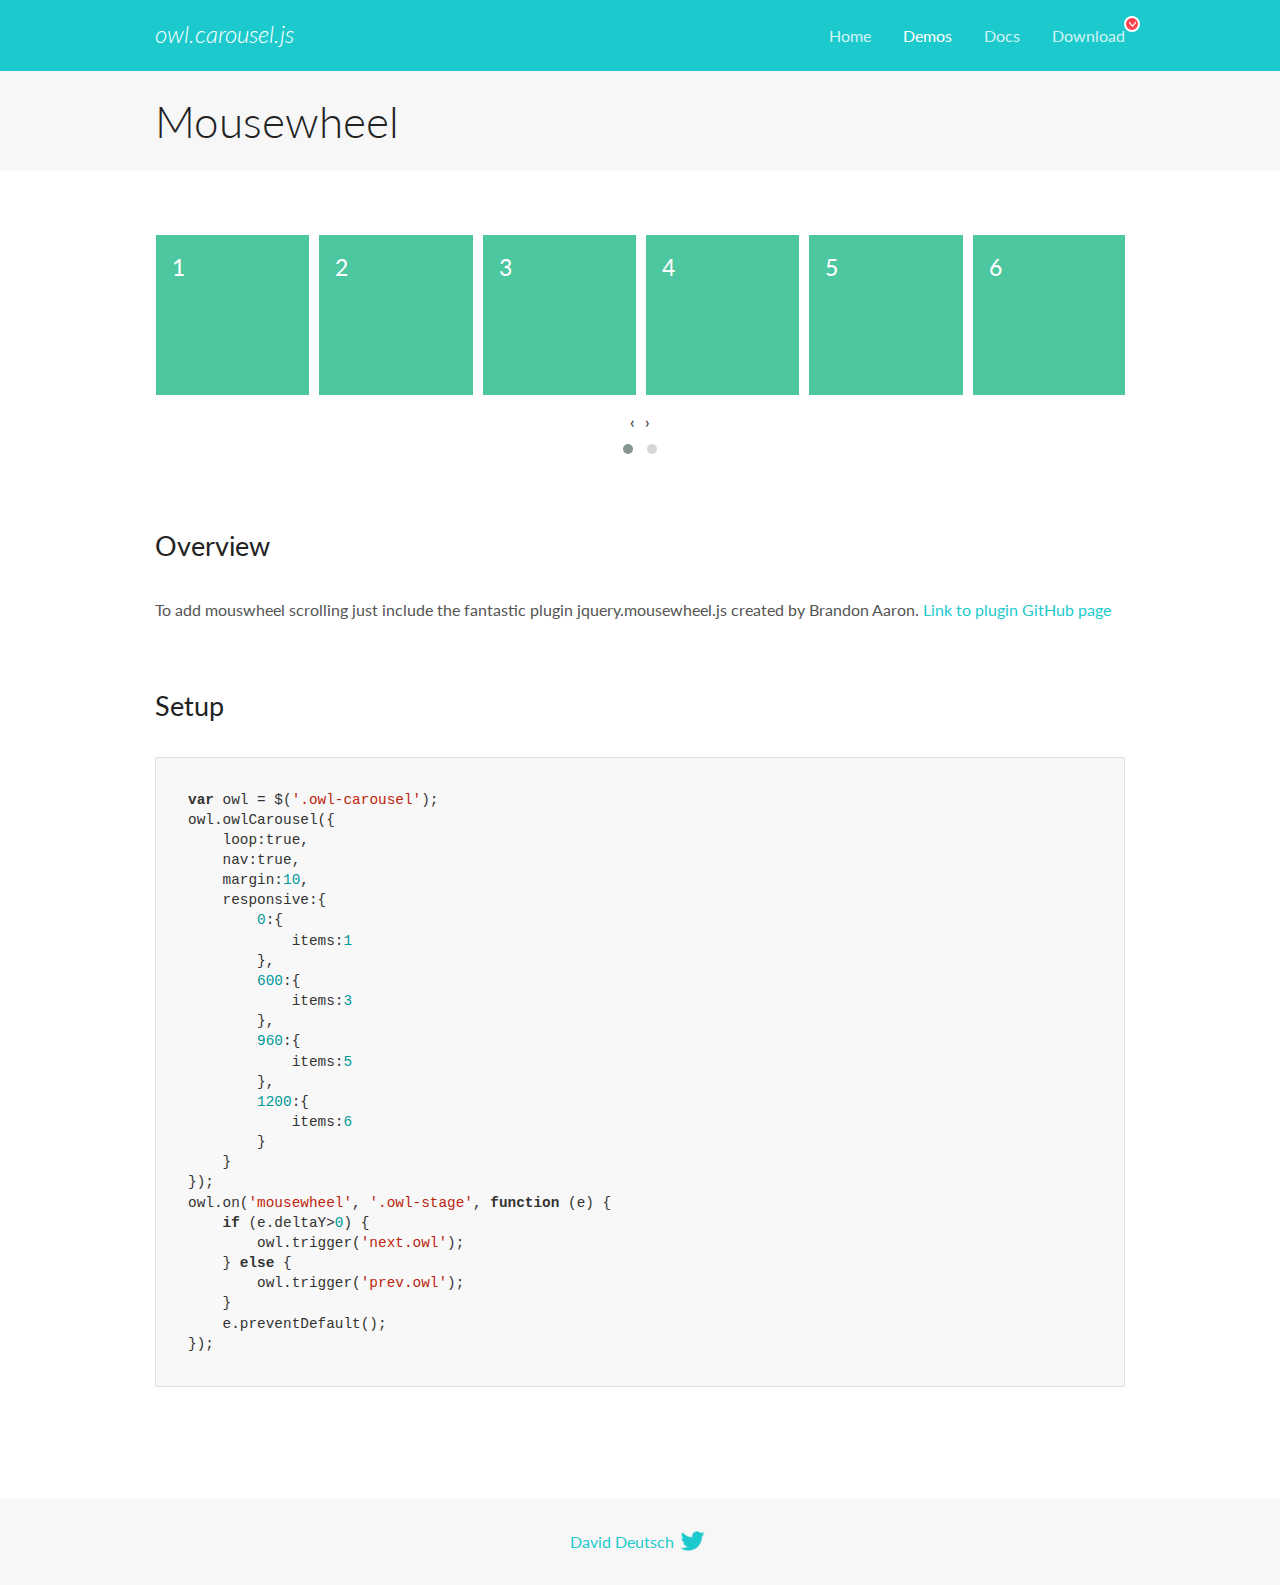
<file: assets/OwlCarousel/docs/demos/mousewheel.html>
<!DOCTYPE html>
<html lang="en">
  <head>

    <!-- head -->
    <meta charset="utf-8">
    <meta name="msapplication-tap-highlight" content="no" />
    <meta name="viewport" content="width=device-width, initial-scale=1.0" />
    <meta name="description" content="Mousewheel usage demo">
    <meta name="author" content="David Deutsch">
    <title>
      Mousewheel Demo | Owl Carousel | 2.3.4
    </title>

    <!-- Stylesheets -->
    <link href='https://fonts.googleapis.com/css?family=Lato:300,400,700,400italic,300italic' rel='stylesheet' type='text/css'>
    <link rel="stylesheet" href="../assets/css/docs.theme.min.css">

    <!-- Owl Stylesheets -->
    <link rel="stylesheet" href="../assets/owlcarousel/assets/owl.carousel.min.css">
    <link rel="stylesheet" href="../assets/owlcarousel/assets/owl.theme.default.min.css">

    <!-- HTML5 shim and Respond.js IE8 support of HTML5 elements and media queries -->

    <!--[if lt IE 9]>
      <script src="https://oss.maxcdn.com/libs/html5shiv/3.7.0/html5shiv.js"></script>
      <script src="https://oss.maxcdn.com/libs/respond.js/1.3.0/respond.min.js"></script>
    <![endif]-->

    <!-- Favicons -->
    <link rel="apple-touch-icon-precomposed" sizes="144x144" href="../assets/ico/apple-touch-icon-144-precomposed.png">
    <link rel="shortcut icon" href="../assets/ico/favicon.png">
    <link rel="shortcut icon" href="favicon.ico">

    <!-- Yeah i know js should not be in header. Its required for demos.-->

    <!-- javascript -->
    <script src="../assets/vendors/jquery.min.js"></script>
    <script src="../assets/owlcarousel/owl.carousel.js"></script>
  </head>
  <body>

    <!-- header -->
    <header class="header">
      <div class="row">
        <div class="large-12 columns">
          <div class="brand left">
            <h3>
              <a href="/OwlCarousel2/">owl.carousel.js</a> 
            </h3>
          </div>
          <a id="toggle-nav" class="right">
            <span></span> <span></span> <span></span> 
          </a> 
          <div class="nav-bar">
            <ul class="clearfix">
              <li> <a href="/OwlCarousel2/index.html">Home</a>  </li>
              <li class="active">
                <a href="/OwlCarousel2/demos/demos.html">Demos</a> 
              </li>
              <li> <a href="/OwlCarousel2/docs/started-welcome.html">Docs</a>  </li>
              <li>
                <a href="https://github.com/OwlCarousel2/OwlCarousel2/archive/2.3.4.zip">Download</a> 
                <span class="download"></span> 
              </li>
            </ul>
          </div>
        </div>
      </div>
    </header>

    <!-- title -->
    <section class="title">
      <div class="row">
        <div class="large-12 columns">
          <h1>Mousewheel</h1>
        </div>
      </div>
    </section>

    <!--  Demos -->
    <section id="demos">
      <div class="row">
        <div class="large-12 columns">
          <div class="owl-carousel owl-theme">
            <div class="item">
              <h4>1</h4>
            </div>
            <div class="item">
              <h4>2</h4>
            </div>
            <div class="item">
              <h4>3</h4>
            </div>
            <div class="item">
              <h4>4</h4>
            </div>
            <div class="item">
              <h4>5</h4>
            </div>
            <div class="item">
              <h4>6</h4>
            </div>
            <div class="item">
              <h4>7</h4>
            </div>
            <div class="item">
              <h4>8</h4>
            </div>
            <div class="item">
              <h4>9</h4>
            </div>
            <div class="item">
              <h4>10</h4>
            </div>
            <div class="item">
              <h4>11</h4>
            </div>
            <div class="item">
              <h4>12</h4>
            </div>
          </div>
          <h3 id="overview">Overview</h3>
          <p>To add mouswheel scrolling just include the fantastic plugin jquery.mousewheel.js created by Brandon Aaron.
            <a href="https://github.com/brandonaaron/jquery-mousewheel">Link to plugin GitHub page</a> 
          </p>
          <h3 id="setup">Setup</h3>
          <pre><code>var owl = $(&#39;.owl-carousel&#39;);
owl.owlCarousel({
    loop:true,
    nav:true,
    margin:10,
    responsive:{
        0:{
            items:1
        },
        600:{
            items:3
        },            
        960:{
            items:5
        },
        1200:{
            items:6
        }
    }
});
owl.on(&#39;mousewheel&#39;, &#39;.owl-stage&#39;, function (e) {
    if (e.deltaY&gt;0) {
        owl.trigger(&#39;next.owl&#39;);
    } else {
        owl.trigger(&#39;prev.owl&#39;);
    }
    e.preventDefault();
});</code></pre>
          <script src="../assets/vendors/jquery.mousewheel.min.js"></script>
          <script>
            $(document).ready(function() {
              var owl = $('.owl-carousel');
              owl.owlCarousel({
                loop: true,
                nav: true,
                margin: 10,
                responsive: {
                  0: {
                    items: 1
                  },
                  600: {
                    items: 3
                  },
                  960: {
                    items: 5
                  },
                  1200: {
                    items: 6
                  }
                }
              });
              owl.on('mousewheel', '.owl-stage', function(e) {
                if (e.deltaY > 0) {
                  owl.trigger('next.owl');
                } else {
                  owl.trigger('prev.owl');
                }
                e.preventDefault();
              });
            })
          </script>
        </div>
      </div>
    </section>

    <!-- footer -->
    <footer class="footer">
      <div class="row">
        <div class="large-12 columns">
          <h5>
            <a href="/OwlCarousel2/docs/support-contact.html">David Deutsch</a> 
            <a id="custom-tweet-button" href="https://twitter.com/share?url=https://github.com/OwlCarousel2/OwlCarousel2&text=Owl Carousel - This is so awesome! " target="_blank"></a> 
          </h5>
        </div>
      </div>
    </footer>

    <!-- vendors -->
    <script src="../assets/vendors/highlight.js"></script>
    <script src="../assets/js/app.js"></script>
  </body>
</html>
</file>
